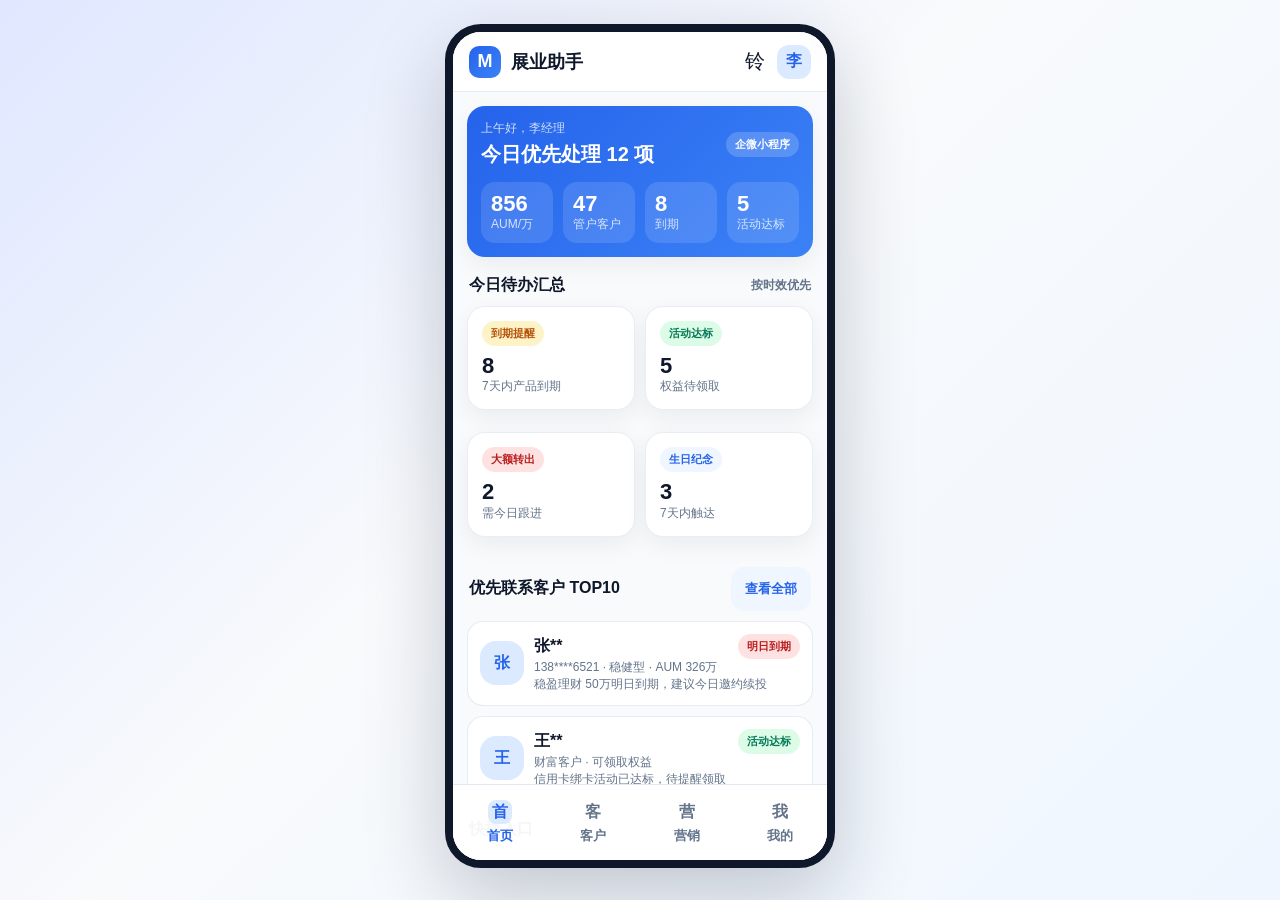
<file: prototype/index.html>
<!DOCTYPE html>
<html lang="zh-CN">
<head>
  <meta charset="UTF-8" />
  <meta name="viewport" content="width=device-width, initial-scale=1.0" />
  <title>移动端客户经营工具 PRD v1.2 可交互原型</title>
  <style>
    :root {
      --primary: #2563EB;
      --primary-dark: #1D4ED8;
      --secondary: #3B82F6;
      --success: #10B981;
      --warning: #F59E0B;
      --error: #EF4444;
      --bg: #F8FAFC;
      --surface: #FFFFFF;
      --text: #0F172A;
      --muted: #64748B;
      --border: #E2E8F0;
      --purple: #8B5CF6;
      --safe: env(safe-area-inset-bottom, 0px);
      font-family: "IBM Plex Sans", "Noto Sans SC", "PingFang SC", -apple-system, BlinkMacSystemFont, sans-serif;
    }

    * { box-sizing: border-box; }
    body {
      margin: 0;
      min-height: 100vh;
      background: linear-gradient(135deg, #E0E7FF 0%, #F8FAFC 45%, #EFF6FF 100%);
      color: var(--text);
      display: flex;
      justify-content: center;
      padding: 24px 12px;
    }
    .shell {
      width: 390px;
      max-width: 100%;
      height: 844px;
      border-radius: 36px;
      background: var(--bg);
      box-shadow: 0 28px 80px rgba(15, 23, 42, .22);
      overflow: hidden;
      position: relative;
      border: 8px solid #0F172A;
    }
    .screen {
      display: none;
      height: 100%;
      overflow: hidden;
      background: var(--bg);
      animation: enter .18s ease-out;
    }
    .screen.active { display: flex; flex-direction: column; }
    @keyframes enter { from { opacity: 0; transform: translateY(10px); } to { opacity: 1; transform: translateY(0); } }
    .topbar, .subbar {
      height: 60px;
      min-height: 60px;
      background: rgba(255,255,255,.92);
      backdrop-filter: blur(14px);
      display: flex;
      align-items: center;
      padding: 0 16px;
      border-bottom: 1px solid rgba(226,232,240,.8);
      z-index: 5;
    }
    .brand { display: flex; align-items: center; gap: 10px; font-weight: 700; font-size: 18px; }
    .logo { width: 32px; height: 32px; border-radius: 10px; background: linear-gradient(135deg, var(--primary), var(--secondary)); color: #fff; display: grid; place-items: center; font-weight: 800; }
    .spacer { flex: 1; }
    .icon-btn, .back-btn {
      min-width: 44px; min-height: 44px; border: 0; background: transparent; border-radius: 14px;
      color: var(--text); font-size: 20px; display: inline-flex; align-items: center; justify-content: center;
    }
    .back-btn { margin-left: -10px; font-size: 24px; }
    .sub-title { font-size: 18px; font-weight: 700; }
    .content { flex: 1; overflow-y: auto; padding: 14px 14px 96px; }
    .no-tab .content { padding-bottom: 86px; }
    .section-title { font-size: 16px; font-weight: 700; margin: 18px 2px 10px; display:flex; justify-content:space-between; align-items:center; }
    .muted { color: var(--muted); }
    .small { font-size: 12px; }
    .card { background: var(--surface); border-radius: 18px; padding: 14px; box-shadow: 0 8px 24px rgba(15,23,42,.06); border: 1px solid rgba(226,232,240,.72); margin-bottom: 12px; }
    .hero { background: linear-gradient(135deg, var(--primary), var(--secondary)); color: #fff; border: 0; }
    .grid { display: grid; gap: 10px; }
    .grid-2 { grid-template-columns: repeat(2, 1fr); }
    .grid-3 { grid-template-columns: repeat(3, 1fr); }
    .grid-4 { grid-template-columns: repeat(4, 1fr); }
    .metric { background: rgba(255,255,255,.12); border-radius: 14px; padding: 10px; }
    .metric .num, .num { font-variant-numeric: tabular-nums; font-weight: 800; font-size: 22px; line-height: 1.1; }
    .label { font-size: 12px; color: var(--muted); }
    .hero .label { color: rgba(255,255,255,.78); }
    .pill { border-radius: 999px; padding: 5px 9px; font-size: 11px; font-weight: 700; background: #EFF6FF; color: var(--primary); display: inline-flex; align-items: center; gap: 4px; }
    .pill.success { background:#DCFCE7; color:#047857; }
    .pill.warn { background:#FEF3C7; color:#B45309; }
    .pill.error { background:#FEE2E2; color:#B91C1C; }
    .pill.gray { background:#F1F5F9; color:#475569; }
    .row { display: flex; gap: 10px; align-items: center; }
    .between { display: flex; justify-content: space-between; align-items: center; gap: 10px; }
    .btn {
      min-height: 44px; border: 0; border-radius: 14px; padding: 0 14px; font-weight: 700;
      background: linear-gradient(135deg, var(--primary), var(--secondary)); color: #fff;
    }
    .btn.secondary { background: #EFF6FF; color: var(--primary); }
    .btn.ghost { background: #F8FAFC; color: var(--text); border: 1px solid var(--border); }
    .btn.danger { background: #FEE2E2; color: #B91C1C; }
    .btn:active, .tab:active, .list-item:active, .card.clickable:active { transform: scale(.98); }
    .tabbar {
      position: absolute; left: 0; right: 0; bottom: 0; height: 76px; padding-bottom: var(--safe);
      background: rgba(255,255,255,.96); border-top: 1px solid var(--border); display: grid; grid-template-columns: repeat(4,1fr); z-index: 20;
    }
    .tab { border: 0; background: transparent; min-height: 64px; color: var(--muted); font-weight: 600; display:flex; flex-direction:column; align-items:center; justify-content:center; gap:3px; }
    .tab.active { color: var(--primary); }
    .tab .ico { width: 24px; height: 24px; border-radius: 8px; display:grid; place-items:center; font-size: 16px; }
    .tab.active .ico { background: #DBEAFE; }
    .chips { display: flex; gap: 8px; overflow-x: auto; padding-bottom: 4px; }
    .chip { min-height: 36px; border: 1px solid var(--border); background: #fff; border-radius: 999px; padding: 0 12px; color: var(--muted); font-weight: 700; white-space: nowrap; }
    .chip.active { color: var(--primary); border-color: #BFDBFE; background: #EFF6FF; }
    .list-item { background: #fff; border-radius: 16px; padding: 12px; border: 1px solid rgba(226,232,240,.8); margin-bottom: 10px; }
    .avatar { width: 44px; height: 44px; border-radius: 16px; background: #DBEAFE; color: var(--primary); font-weight: 800; display:grid; place-items:center; }
    .bar { height: 8px; border-radius: 999px; background: #E2E8F0; overflow: hidden; }
    .bar > i { display:block; height:100%; border-radius:999px; background: linear-gradient(90deg,var(--primary),var(--success)); }
    .nav-tabs { display:flex; gap:8px; overflow-x:auto; margin-bottom: 12px; position: sticky; top: 0; z-index: 2; background: var(--bg); padding: 2px 0 8px; }
    .detail-action {
      position:absolute; left:0; right:0; bottom:0; background:#fff; border-top:1px solid var(--border); padding:10px 12px calc(10px + var(--safe)); display:grid; grid-template-columns:repeat(4,1fr); gap:8px; z-index:25;
    }
    .task-action { grid-template-columns: 1fr 1fr; }
    .detail-action .btn { padding:0 8px; font-size:12px; }
    .field { display:flex; justify-content:space-between; gap: 12px; padding: 9px 0; border-bottom: 1px dashed #E2E8F0; font-size: 13px; }
    .field:last-child { border-bottom:0; }
    .money { font-variant-numeric: tabular-nums; font-weight: 800; }
    .subtle { background:#F8FAFC; border-radius:14px; padding:10px; }
    .divider { height:1px; background: var(--border); margin:10px 0; }
    .search { width:100%; height:42px; border:1px solid var(--border); border-radius:14px; padding:0 12px; font-size:14px; background:#fff; }
    .check { width:22px; height:22px; border-radius:7px; border:2px solid #CBD5E1; display:grid; place-items:center; color:#fff; font-size:13px; }
    .selected .check { background: var(--primary); border-color: var(--primary); }
    .rank-row { display:grid; grid-template-columns: 34px 1fr auto; gap:10px; align-items:center; padding:10px 0; border-bottom:1px solid #F1F5F9; }
    .rank-row.me { background:#EFF6FF; margin: 0 -8px; padding:10px 8px; border-radius:12px; border-bottom:0; }
    .hide { display:none !important; }
  </style>
</head>
<body>
  <div class="shell" id="app">
    <section class="screen active" id="home">
      <header class="topbar"><div class="brand"><div class="logo">M</div><span>展业助手</span></div><div class="spacer"></div><button class="icon-btn">铃</button><div class="avatar" style="width:34px;height:34px;border-radius:12px">李</div></header>
      <main class="content">
        <div class="card hero">
          <div class="between"><div><div class="label">上午好，李经理</div><div style="font-size:20px;font-weight:800;margin-top:4px">今日优先处理 12 项</div></div><span class="pill" style="background:rgba(255,255,255,.18);color:#fff">企微小程序</span></div>
          <div class="grid grid-4" style="margin-top:14px">
            <div class="metric"><div class="num">856</div><div class="label">AUM/万</div></div>
            <div class="metric"><div class="num">47</div><div class="label">管户客户</div></div>
            <div class="metric"><div class="num">8</div><div class="label">到期</div></div>
            <div class="metric"><div class="num">5</div><div class="label">活动达标</div></div>
          </div>
        </div>
        <div class="section-title">今日待办汇总 <span class="small muted">按时效优先</span></div>
        <div class="grid grid-2">
          <div class="card"><span class="pill warn">到期提醒</span><div class="num" style="margin-top:8px">8</div><div class="label">7天内产品到期</div></div>
          <div class="card"><span class="pill success">活动达标</span><div class="num" style="margin-top:8px">5</div><div class="label">权益待领取</div></div>
          <div class="card"><span class="pill error">大额转出</span><div class="num" style="margin-top:8px">2</div><div class="label">需今日跟进</div></div>
          <div class="card"><span class="pill">生日纪念</span><div class="num" style="margin-top:8px">3</div><div class="label">7天内触达</div></div>
        </div>
        <div class="section-title">优先联系客户 TOP10 <button class="btn secondary" onclick="go('customerList')">查看全部</button></div>
        <div class="list-item" onclick="go('customerDetail')"><div class="row"><div class="avatar">张</div><div style="flex:1"><div class="between"><b>张**</b><span class="pill error">明日到期</span></div><div class="label">138****6521 · 稳健型 · AUM 326万</div><div class="small muted">稳盈理财 50万明日到期，建议今日邀约续投</div></div></div></div>
        <div class="list-item"><div class="row"><div class="avatar">王</div><div style="flex:1"><div class="between"><b>王**</b><span class="pill success">活动达标</span></div><div class="label">财富客户 · 可领取权益</div><div class="small muted">信用卡绑卡活动已达标，待提醒领取</div></div></div></div>
        <div class="section-title">快捷入口</div>
        <div class="grid grid-4">
          <button class="btn ghost" onclick="go('customerList')">客户</button><button class="btn ghost" onclick="go('marketing')">活动</button><button class="btn ghost" onclick="go('marketing','product')">产品</button><button class="btn ghost" onclick="go('mine')">排行</button>
        </div>
      </main>
      <nav class="tabbar"><button class="tab active" onclick="go('home')"><span class="ico">首</span>首页</button><button class="tab" onclick="go('customerList')"><span class="ico">客</span>客户</button><button class="tab" onclick="go('marketing')"><span class="ico">营</span>营销</button><button class="tab" onclick="go('mine')"><span class="ico">我</span>我的</button></nav>
    </section>

    <section class="screen" id="customerList">
      <header class="topbar"><div class="brand"><div class="logo">客</div><span>客户</span></div><div class="spacer"></div><button class="icon-btn">筛</button></header>
      <main class="content">
        <input class="search" placeholder="搜索客户姓名 / 手机号 / 客户号" />
        <div class="chips" style="margin-top:12px"><button class="chip active">全部</button><button class="chip">7天内到期</button><button class="chip">活动达标</button><button class="chip">大额转出</button><button class="chip">稳健型</button></div>
        <div class="list-item" onclick="go('customerDetail')"><div class="row"><div class="avatar">张</div><div style="flex:1"><div class="between"><b>张**</b><span class="pill error">紧急</span></div><div class="label">私行客户 · 138****6521</div><div class="small muted">存款 120万 · 理财 50万 · 基金 36万 · E秒贷 20万</div></div></div></div>
        <div class="list-item"><div class="row"><div class="avatar">陈</div><div style="flex:1"><div class="between"><b>陈**</b><span class="pill warn">待联系</span></div><div class="label">财富客户 · 159****9032</div><div class="small muted">结构性存款 80万 5天后到期</div></div></div></div>
        <div class="list-item"><div class="row"><div class="avatar">林</div><div style="flex:1"><div class="between"><b>林**</b><span class="pill success">强意向</span></div><div class="label">创富客户 · 已浏览基金组合3次</div><div class="small muted">建议推送稳健基金组合话术</div></div></div></div>
      </main>
      <nav class="tabbar"><button class="tab" onclick="go('home')"><span class="ico">首</span>首页</button><button class="tab active" onclick="go('customerList')"><span class="ico">客</span>客户</button><button class="tab" onclick="go('marketing')"><span class="ico">营</span>营销</button><button class="tab" onclick="go('mine')"><span class="ico">我</span>我的</button></nav>
    </section>

    <section class="screen no-tab" id="customerDetail">
      <header class="subbar"><button class="back-btn" onclick="back()">‹</button><div class="sub-title">客户详情</div><div class="spacer"></div><span class="pill warn">重点客户</span></header>
      <main class="content">
        <div class="card hero">
          <div class="between"><div><div style="font-size:22px;font-weight:800">张**</div><div class="label">私行客户 · 138****6521 · 女 · 42岁 · 生日 08-16</div></div><span class="pill" style="background:rgba(255,255,255,.18);color:#fff">本年新客</span></div>
          <div class="grid grid-3" style="margin-top:14px"><div class="metric"><div class="num">326</div><div class="label">AUM/万</div></div><div class="metric"><div class="num">R2</div><div class="label">风险评级</div></div><div class="metric"><div class="num">私行客户</div><div class="label">客户类型</div></div></div>
        </div>
        <div class="card"><div class="section-title" style="margin:0 0 10px">价值分析</div><div class="grid grid-2"><div class="subtle"><div class="label">三年峰值AUM</div><div class="money">¥418万</div></div><div class="subtle"><div class="label">较峰值差额</div><div class="money" style="color:var(--error)">-¥92万</div></div><div class="subtle"><div class="label">最近产品到期</div><div class="money">2026-05-29</div></div><div class="subtle"><div class="label">代发工资</div><div class="money">月均 ¥2.6万</div></div><div class="subtle"><div class="label">合作收单</div><div class="money">已合作</div></div></div></div>
        <div class="card"><div class="section-title" style="margin:0 0 10px">资产总览</div><div class="grid grid-3"><div><div class="label">存款</div><b>¥120万</b></div><div><div class="label">理财</div><b>¥50万</b></div><div><div class="label">基金</div><b>¥36万</b></div><div><div class="label">总贷款</div><b>¥86万</b></div><div><div class="label">E秒贷余额</div><b>¥20万</b></div><div><div class="label">零售贷款</div><b>¥66万</b></div><div><div class="label">资产总计</div><b>¥326万</b></div></div></div>
        <div class="nav-tabs"><button class="chip active" onclick="switchDetailTab('products')">产品配置</button><button class="chip" onclick="switchDetailTab('opps')">商机信息</button><button class="chip" onclick="switchDetailTab('acts')">营销活动</button><button class="chip" onclick="switchDetailTab('channels')">渠道签约</button><button class="chip" onclick="switchDetailTab('basic')">基本信息</button></div>
        <div id="detail-products" class="detail-panel">
          <div class="list-item"><div class="between"><b>产品到期提醒</b><span class="pill error">剩余1天</span></div><div class="field"><span>稳盈理财C款</span><b>¥50万</b></div><div class="field"><span>到期日</span><b>2026-05-29</b></div><div class="field"><span>年化收益</span><b>3.15%</b></div><button class="btn" style="width:100%;margin-top:10px">生成续投话术</button></div>
          <div class="list-item"><div class="between"><b>定期存款</b><span class="pill warn">5天后到期</span></div><div class="label">三年期大额存单 · ¥70万 · 2026-06-02</div></div>
          <div class="list-item"><div class="between"><b>结构性存款</b><span class="pill gray">持有中</span></div><div class="label">挂钩汇率结构性存款 · ¥50万</div></div>
          <div class="list-item"><div class="between"><b>理财产品</b><span class="pill success">持有中</span></div><div class="label">稳盈理财 90 天 · R2 · 当前持仓 ¥50万</div><button class="btn secondary" style="margin-top:10px;width:100%">查看产品配置</button></div>
          <div class="list-item"><div class="between"><b>E 秒贷</b><span class="pill success">可提升额度</span></div><div class="label">授信 50万 · 已用 20万 · 可提升至 80万</div></div>
        </div>
        <div id="detail-opps" class="detail-panel hide">
          <div class="list-item"><div class="between"><b>理财产品到期转化</b><span class="pill error">高优先级</span></div><div class="label">稳盈理财即将到期，可推荐同风险等级产品</div><div class="grid grid-2" style="margin-top:10px"><button class="btn secondary">AI 话术</button><button class="btn ghost">联系客户</button></div></div>
          <div class="list-item"><div class="between"><b>基金组合优化建议</b><span class="pill warn">中优先级</span></div><div class="label">基金波动较高，建议调仓至稳健组合</div><div class="grid grid-2" style="margin-top:10px"><button class="btn secondary">AI 话术</button><button class="btn ghost">联系客户</button></div></div>
          <div class="list-item"><div class="between"><b>E 秒贷额度提升</b><span class="pill success">可转化</span></div><div class="label">经营流水稳定，授信额度可提升</div><div class="grid grid-2" style="margin-top:10px"><button class="btn secondary">AI 话术</button><button class="btn ghost">联系客户</button></div></div>
        </div>
        <div id="detail-acts" class="detail-panel hide"><div class="list-item"><div class="between"><b>财富客户积分礼遇</b><span class="pill success">已达标</span></div><div class="label">客户已达标未领取权益，建议提醒领取</div><div class="grid grid-2" style="margin-top:10px"><button class="btn secondary">AI 话术</button><button class="btn ghost">提醒领取</button></div></div><div class="list-item"><div class="between"><b>绑卡支付有礼</b><span class="pill warn">未报名</span></div><div class="label">适配客户，可发送邀约</div><div class="grid grid-2" style="margin-top:10px"><button class="btn secondary">AI 话术</button><button class="btn ghost">发送邀约</button></div></div></div>
        <div id="detail-channels" class="detail-panel hide"><div class="card"><div class="grid grid-2"><div class="field"><span>手机银行</span><b>已签约</b></div><div class="field"><span>微信动账通知</span><b>未签约</b></div><div class="field"><span>微信支付绑卡</span><b>已绑卡</b></div><div class="field"><span>支付宝支付绑卡</span><b>未绑卡</b></div><div class="field"><span>信用卡自动还款</span><b>已开通</b></div><div class="field"><span>生活缴费</span><b>未开通</b></div><div class="field"><span>云闪付支付绑卡</span><b>未绑卡</b></div></div></div></div>
        <div id="detail-basic" class="detail-panel hide"><div class="card"><div class="field"><span>姓名</span><b>张**</b></div><div class="field"><span>性别</span><b>女</b></div><div class="field"><span>年龄</span><b>42岁</b></div><div class="field"><span>生日</span><b>08-16</b></div><div class="field"><span>证件类型</span><b>身份证</b></div><div class="field"><span>证件号码</span><b>3502*******4821</b></div><div class="field"><span>风险评级</span><b>R2 稳健型</b></div><div class="field"><span>客户类型</span><b>私行客户</b></div><div class="field"><span>本年新客</span><b>是</b></div><div class="field"><span>归属客户经理</span><b>李经理</b></div><div class="field"><span>最近联系</span><b>2026-05-26</b></div><div class="field"><span>客户来源</span><b>厅堂转介</b></div></div></div>
      </main>
      <div class="detail-action"><button class="btn secondary">拨打电话</button><button class="btn secondary">AI简报</button><button class="btn secondary">添加邀约</button><button class="btn secondary">客户动态</button></div>
    </section>

    <section class="screen" id="marketing">
      <header class="topbar"><div class="brand"><div class="logo">营</div><span>营销</span></div><div class="spacer"></div><button class="icon-btn">搜</button></header>
      <main class="content">
        <div class="chips"><button class="chip active" id="m-act" onclick="switchMarketing('activity')">活动模块</button><button class="chip" id="m-prod" onclick="switchMarketing('product')">产品模块</button></div>
        <div id="activity-list">
          <div class="section-title">当前开展活动 <span class="small muted">活动 → 客户 → 群发</span></div>
          <div class="list-item" onclick="go('activityDetail')"><div class="between"><b>财富客户积分礼遇</b><span class="pill success">进行中</span></div><div class="label">2026-05-01 至 2026-06-30 · 达标领权益</div><div class="between" style="margin-top:10px"><span class="pill">适配 128 人</span><span class="small muted">已发送 32 人</span></div></div>
          <div class="list-item" onclick="go('activityDetail')"><div class="between"><b>支付绑卡有礼</b><span class="pill warn">待推广</span></div><div class="label">微信/支付宝绑卡支付满额享权益</div><div class="between" style="margin-top:10px"><span class="pill">适配 84 人</span><span class="small muted">未群发</span></div></div>
        </div>
        <div id="product-list" class="hide">
          <div class="section-title">当前在售产品 <span class="small muted">产品 → 客户 → 群发</span></div>
          <div class="list-item" onclick="go('productDetail')"><div class="between"><b>稳盈理财 90 天</b><span class="pill success">在售</span></div><div class="label">R2 稳健型 · 起购 1 万 · 期限 90 天</div><div class="between" style="margin-top:10px"><span class="pill">适配 63 人</span><span class="small muted">到期客户优先</span></div></div>
          <div class="list-item" onclick="go('productDetail')"><div class="between"><b>E 秒贷经营贷</b><span class="pill">额度提升</span></div><div class="label">最高 100 万 · 随借随还 · 白名单客户</div><div class="between" style="margin-top:10px"><span class="pill">适配 41 人</span><span class="small muted">普惠经营客群</span></div></div>
        </div>
      </main>
      <nav class="tabbar"><button class="tab" onclick="go('home')"><span class="ico">首</span>首页</button><button class="tab" onclick="go('customerList')"><span class="ico">客</span>客户</button><button class="tab active" onclick="go('marketing')"><span class="ico">营</span>营销</button><button class="tab" onclick="go('mine')"><span class="ico">我</span>我的</button></nav>
    </section>

    <section class="screen no-tab" id="activityDetail">
      <header class="subbar"><button class="back-btn" onclick="back()">‹</button><div class="sub-title">活动详情</div><div class="spacer"></div><span class="pill success">进行中</span></header>
      <main class="content"><div class="card hero"><div class="label">营销活动</div><h2 style="margin:6px 0">财富客户积分礼遇</h2><div>达标客户可领取积分与专属权益，优先触达已达标未领取客户。</div></div><div class="card"><div class="field"><span>活动时间</span><b>05-01 ~ 06-30</b></div><div class="field"><span>参与条件</span><b>财富客户 / AUM ≥ 50万</b></div><div class="field"><span>达标规则</span><b>月日均资产 +20万</b></div><div class="field"><span>权益规则</span><b>积分 8,888 + 权益券</b></div></div><div class="card"><b>合规提示</b><p class="small muted">群发内容需明确活动规则，不得承诺收益或诱导不适配客户参与。</p></div></main>
      <div class="detail-action task-action"><button class="btn ghost" onclick="back()">返回列表</button><button class="btn" onclick="go('activityCustomers')">查看适配客户</button></div>
    </section>

    <section class="screen no-tab" id="productDetail">
      <header class="subbar"><button class="back-btn" onclick="back()">‹</button><div class="sub-title">产品详情</div><div class="spacer"></div><span class="pill success">在售</span></header>
      <main class="content"><div class="card hero"><div class="label">在售产品</div><h2 style="margin:6px 0">稳盈理财 90 天</h2><div>R2 稳健型，适配稳健及以上风险承受能力客户。</div></div><div class="card"><div class="field"><span>风险等级</span><b>R2</b></div><div class="field"><span>起购金额</span><b>¥10,000</b></div><div class="field"><span>期限/开放期</span><b>90 天</b></div><div class="field"><span>展示规则</span><b>业绩比较基准区间</b></div><div class="field"><span>适配条件</span><b>到期资金 / 稳健型 / 无同类集中</b></div></div><div class="card"><b>风险匹配提示</b><p class="small muted">客户风险偏好低于产品风险等级时，群发确认页将阻断发送。</p></div></main>
      <div class="detail-action task-action"><button class="btn ghost" onclick="back()">返回列表</button><button class="btn" onclick="go('productCustomers')">查看适配客户</button></div>
    </section>

    <section class="screen no-tab" id="activityCustomers">
      <header class="subbar"><button class="back-btn" onclick="back()">‹</button><div class="sub-title">活动适配客户</div><div class="spacer"></div><span class="pill">128人</span></header>
      <main class="content"><input class="search" placeholder="搜索适配客户" /><div class="chips" style="margin-top:12px"><button class="chip active">已达标未领取</button><button class="chip">财富客户</button><button class="chip">AUM 50万+</button><button class="chip">未报名</button></div><div class="list-item selected" onclick="toggleSelect(this)"><div class="row"><div class="check">✓</div><div><b>王**</b><div class="label">财富客户 · 已达标未领取 · AUM 168万</div></div></div></div><div class="list-item selected" onclick="toggleSelect(this)"><div class="row"><div class="check">✓</div><div><b>张**</b><div class="label">私行客户 · 未领取权益 · 138****6521</div></div></div></div><div class="list-item" onclick="toggleSelect(this)"><div class="row"><div class="check"></div><div><b>陈**</b><div class="label">财富客户 · 未报名 · 稳健型</div></div></div></div></main>
      <div class="detail-action task-action"><button class="btn ghost">筛选排序</button><button class="btn" onclick="go('sendConfirm','activity')">下一步：群发确认</button></div>
    </section>

    <section class="screen no-tab" id="productCustomers">
      <header class="subbar"><button class="back-btn" onclick="back()">‹</button><div class="sub-title">产品适配客户</div><div class="spacer"></div><span class="pill">63人</span></header>
      <main class="content"><input class="search" placeholder="搜索适配客户" /><div class="chips" style="margin-top:12px"><button class="chip active">到期客户</button><button class="chip">稳健型</button><button class="chip">无同类持仓</button><button class="chip">50万以上</button></div><div class="list-item selected" onclick="toggleSelect(this)"><div class="row"><div class="check">✓</div><div><b>张**</b><div class="label">理财50万明日到期 · R2匹配 · 无同类集中</div></div></div></div><div class="list-item selected" onclick="toggleSelect(this)"><div class="row"><div class="check">✓</div><div><b>林**</b><div class="label">基金赎回资金待承接 · R3可购买R2</div></div></div></div><div class="list-item"><div class="row"><div class="check"></div><div><b>赵**</b><div class="label">风险偏好保守型 · 需强提示/阻断</div></div></div></div></main>
      <div class="detail-action task-action"><button class="btn ghost">筛选排序</button><button class="btn" onclick="go('sendConfirm','product')">下一步：群发确认</button></div>
    </section>

    <section class="screen no-tab" id="sendConfirm">
      <header class="subbar"><button class="back-btn" onclick="back()">‹</button><div class="sub-title">群发确认</div><div class="spacer"></div><span class="pill warn">二次确认</span></header>
      <main class="content"><div class="card hero"><div class="label" id="send-kind-label">活动群发</div><h2 id="send-title" style="margin:6px 0">财富客户积分礼遇</h2><div><b id="send-count">已选择 2 位客户</b>，发送前需确认客户名单与话术内容。</div></div><div class="card"><b>客户名单摘要</b><p class="small muted">张**、王**；手机号与证件号已脱敏，仅对本人管户客户可见。</p></div><div class="card"><b>群发话术预览</b><p class="small muted" id="send-script">您好，您已达标财富客户积分礼遇活动，可在活动期内领取专属权益，详情请查看企业微信消息。</p><button class="btn secondary" style="width:100%">合规范围内编辑</button></div><div class="card"><span class="pill warn">合规提示</span><p class="small muted">发送前校验企微关系、权限、内容合规与产品风险匹配；不匹配客户不可直接群发。</p></div></main>
      <div class="detail-action task-action"><button class="btn ghost" onclick="back()">返回选择</button><button class="btn" onclick="go('sendResult')">确认企业微信群发</button></div>
    </section>

    <section class="screen no-tab" id="sendResult">
      <header class="subbar"><button class="back-btn" onclick="go('marketing')">‹</button><div class="sub-title">发送结果</div><div class="spacer"></div><span class="pill success">已完成</span></header>
      <main class="content"><div class="card hero"><div class="grid grid-3"><div class="metric"><div class="num">2</div><div class="label">成功</div></div><div class="metric"><div class="num">1</div><div class="label">失败</div></div><div class="metric"><div class="num">3</div><div class="label">总数</div></div></div></div><div class="list-item"><div class="between"><b>赵**</b><span class="pill error">失败</span></div><div class="label">失败原因：客户企微关系异常，可重试或改为电话联系。</div><button class="btn secondary" style="width:100%;margin-top:10px">重试发送</button></div><div class="list-item"><div class="between"><b>发送留痕</b><span class="pill success">已记录</span></div><div class="label">群发内容、对象、结果、失败原因已同步客户动态。</div></div></main>
      <div class="detail-action task-action"><button class="btn ghost" onclick="go('marketing')">回营销页</button><button class="btn" onclick="go('home')">回首页</button></div>
    </section>

    <section class="screen" id="mine">
      <header class="topbar"><div class="brand"><div class="logo">我</div><span>我的</span></div><div class="spacer"></div><button class="icon-btn">设</button></header>
      <main class="content">
        <div class="card hero"><div class="between"><div><div style="font-size:20px;font-weight:800">李经理</div><div class="label">厦门分行 · 财富客户经理</div></div><span class="pill" style="background:rgba(255,255,255,.18);color:#fff">本月</span></div><div class="grid grid-2" style="margin-top:14px"><div class="metric"><div class="num">1,286</div><div class="label">管户客户数量</div></div><div class="metric" onclick="go('assetDrill','total')"><div class="num">¥8.56亿</div><div class="label">总资产规模 ›</div></div><div class="metric"><div class="num">+47</div><div class="label">当月新增客户</div></div><div class="metric"><div class="num">+¥3,280万</div><div class="label">资产规模变动</div></div></div></div>
        <div class="section-title">资产结构下钻 <span class="small muted">点击查看明细</span></div>
        <div class="grid grid-3"><div class="card clickable" onclick="go('assetDrill','current')"><div class="label">活期</div><b>¥1.12亿</b></div><div class="card clickable" onclick="go('assetDrill','deposit')"><div class="label">存款</div><b>¥2.68亿</b></div><div class="card clickable" onclick="go('assetDrill','wealth')"><div class="label">理财</div><b>¥2.04亿</b></div><div class="card clickable" onclick="go('assetDrill','fund')"><div class="label">基金</div><b>¥0.96亿</b></div><div class="card clickable" onclick="go('assetDrill','eloan')"><div class="label">E秒贷</div><b>授信 ¥1.3亿</b></div><div class="card clickable" onclick="go('assetDrill','inclusive')"><div class="label">普惠贷款</div><b>授信 ¥0.8亿</b></div></div>
        <div class="section-title">业绩排行榜</div>
        <div class="card"><div class="chips"><button class="chip active" onclick="setRankScope(this,'个人')">个人</button><button class="chip" onclick="setRankScope(this,'支行')">支行</button><button class="chip" onclick="setRankScope(this,'分行')">分行</button></div><div class="chips" style="margin-top:10px"><button class="chip active" onclick="setRankPeriod(this,'周')">周</button><button class="chip" onclick="setRankPeriod(this,'月')">月</button><button class="chip" onclick="shiftPeriod(-1)">上一周期</button><button class="chip" id="next-period" onclick="shiftPeriod(1)">后一周期</button></div><div class="chips" style="margin-top:10px"><button class="chip active" onclick="setRankDimension(this,'新增大财富客户数')">新增大财富客户数</button><button class="chip" onclick="setRankDimension(this,'E秒贷客户数')">E秒贷客户数</button><button class="chip" onclick="setRankDimension(this,'普惠贷款客户数')">普惠贷款客户数</button><button class="chip" onclick="setRankDimension(this,'当月新增客户数')">当月新增客户数</button><button class="chip" onclick="setRankDimension(this,'资产规模净增')">资产规模净增</button></div><div class="between" style="margin-top:12px"><b id="rank-title">个人 · 周 · 新增大财富客户数</b><button class="btn secondary" onclick="go('rankDetail')">明细</button></div><div class="rank-row"><b>1</b><div><b>王经理</b><div class="label">厦门分行</div></div><b>18</b></div><div class="rank-row me"><b>2</b><div><b>李经理（我）</b><div class="label">厦门分行</div></div><b>15</b></div><div class="rank-row"><b>3</b><div><b>陈经理</b><div class="label">泉州分行</div></div><b>13</b></div></div>
      </main>
      <nav class="tabbar"><button class="tab" onclick="go('home')"><span class="ico">首</span>首页</button><button class="tab" onclick="go('customerList')"><span class="ico">客</span>客户</button><button class="tab" onclick="go('marketing')"><span class="ico">营</span>营销</button><button class="tab active" onclick="go('mine')"><span class="ico">我</span>我的</button></nav>
    </section>

    <section class="screen no-tab" id="assetDrill">
      <header class="subbar"><button class="back-btn" onclick="back()">‹</button><div class="sub-title" id="asset-title">资产明细</div><div class="spacer"></div><span class="pill">下钻</span></header>
      <main class="content"><div class="card hero"><div class="label" id="asset-label">总资产规模</div><div class="num" id="asset-amount">¥8.56亿</div><div class="small" style="margin-top:8px">按金额降序 · 更新时间 2026-05-28 09:00</div></div><div class="chips"><button class="chip active">金额降序</button><button class="chip">变动额降序</button><button class="chip">私行客户</button><button class="chip">财富客户</button></div><div class="list-item"><div class="between"><b>张**</b><span class="pill success">+¥86万</span></div><div class="label">私行客户 · 金额/余额/额度 ¥326万 · 更新时间 09:00</div></div><div class="list-item"><div class="between"><b>王**</b><span class="pill warn">-¥12万</span></div><div class="label">财富客户 · 金额/余额/额度 ¥168万 · 更新时间 09:00</div></div><div class="list-item"><div class="between"><b>林**</b><span class="pill success">+¥33万</span></div><div class="label">创富客户 · 金额/余额/额度 ¥96万 · 更新时间 09:00</div></div></main>
    </section>

    <section class="screen no-tab" id="rankDetail">
      <header class="subbar"><button class="back-btn" onclick="back()">‹</button><div class="sub-title">排行榜明细</div><div class="spacer"></div><span class="pill">周/月</span></header>
      <main class="content"><div class="card"><div class="between"><button class="btn ghost">上一周期</button><b>2026年第22周</b><button class="btn ghost" disabled style="opacity:.5">后一周期</button></div></div><div class="card"><div class="chips"><button class="chip active">个人</button><button class="chip">支行</button><button class="chip">分行</button></div><div class="chips" style="margin-top:10px"><button class="chip active">新增大财富客户数</button><button class="chip">E秒贷客户数</button><button class="chip">普惠贷款客户数</button><button class="chip">资产规模净增</button></div></div><div class="rank-row"><b>1</b><div><b>王经理</b><div class="label">新增大财富客户 18 户</div></div><b>¥4,200万</b></div><div class="rank-row me"><b>2</b><div><b>李经理（我）</b><div class="label">新增大财富客户 15 户</div></div><b>¥3,280万</b></div><div class="rank-row"><b>3</b><div><b>陈经理</b><div class="label">新增大财富客户 13 户</div></div><b>¥2,960万</b></div></main>
    </section>
  </div>

  <script>
    const stack = ['home'];
    let marketingMode = 'activity';
    let sendMode = 'activity';
    const assetMap = {
      total: ['总资产规模明细', '总资产规模', '¥8.56亿'], current: ['活期明细', '活期余额', '¥1.12亿'], deposit: ['存款明细', '存款余额', '¥2.68亿'], wealth: ['理财明细', '理财持仓', '¥2.04亿'], fund: ['基金明细', '基金市值', '¥0.96亿'], eloan: ['E秒贷明细', 'E秒贷授信/余额', '授信 ¥1.3亿 · 已用 ¥0.42亿'], inclusive: ['普惠贷款明细', '普惠贷款授信/余额', '授信 ¥0.8亿 · 已用 ¥0.31亿']
    };
    const state = { scope: '个人', period: '周', dim: '新增大财富客户数', offset: 0 };
    function show(id) { document.querySelectorAll('.screen').forEach(s => s.classList.remove('active')); document.getElementById(id).classList.add('active'); }
    function go(id, param) {
      if (id === 'marketing' && param === 'product') setTimeout(() => switchMarketing('product'), 0);
      if (id === 'sendConfirm') configureSend(param || sendMode);
      if (id === 'assetDrill') configureAsset(param || 'total');
      const current = stack[stack.length - 1];
      if (current !== id) stack.push(id);
      show(id);
    }
    function back() { window.history.back(); if (stack.length > 1) stack.pop(); show(stack[stack.length - 1] || 'home'); }
    function switchMarketing(mode) { marketingMode = mode; document.getElementById('activity-list').classList.toggle('hide', mode !== 'activity'); document.getElementById('product-list').classList.toggle('hide', mode !== 'product'); document.getElementById('m-act').classList.toggle('active', mode === 'activity'); document.getElementById('m-prod').classList.toggle('active', mode === 'product'); }
    function switchDetailTab(key) { document.querySelectorAll('.detail-panel').forEach(p => p.classList.add('hide')); document.getElementById('detail-' + key).classList.remove('hide'); event.currentTarget.parentElement.querySelectorAll('.chip').forEach(c => c.classList.remove('active')); event.currentTarget.classList.add('active'); }
    function toggleSelect(el) { el.classList.toggle('selected'); const c = el.querySelector('.check'); c.textContent = el.classList.contains('selected') ? '✓' : ''; }
    function configureSend(mode) { sendMode = mode; const isProduct = mode === 'product'; document.getElementById('send-kind-label').textContent = isProduct ? '产品群发' : '活动群发'; document.getElementById('send-title').textContent = isProduct ? '稳盈理财 90 天' : '财富客户积分礼遇'; document.getElementById('send-script').textContent = isProduct ? '您好，您近期有资金到期，稳盈理财90天与您的风险等级匹配，可查看产品详情后自主决策。' : '您好，您已达标财富客户积分礼遇活动，可在活动期内领取专属权益，详情请查看企业微信消息。'; }
    function configureAsset(type) { const a = assetMap[type] || assetMap.total; document.getElementById('asset-title').textContent = a[0]; document.getElementById('asset-label').textContent = a[1]; document.getElementById('asset-amount').textContent = a[2]; }
    function setRankScope(btn, v) { state.scope = v; activeChip(btn); updateRankTitle(); }
    function setRankPeriod(btn, v) { state.period = v; state.offset = 0; activeChip(btn); updateRankTitle(); }
    function setRankDimension(btn, v) { state.dim = v; activeChip(btn); updateRankTitle(); }
    function shiftPeriod(delta) { state.offset += delta; if (state.offset > 0) state.offset = 0; updateRankTitle(); }
    function activeChip(btn) { btn.parentElement.querySelectorAll('.chip').forEach(c => c.classList.remove('active')); btn.classList.add('active'); }
    function updateRankTitle() { const offset = state.offset === 0 ? '当前' : `前${Math.abs(state.offset)}${state.period}`; document.getElementById('rank-title').textContent = `${state.scope} · ${offset} · ${state.dim}`; document.getElementById('next-period').style.opacity = state.offset === 0 ? .5 : 1; }
  </script>
</body>
</html>
</file>
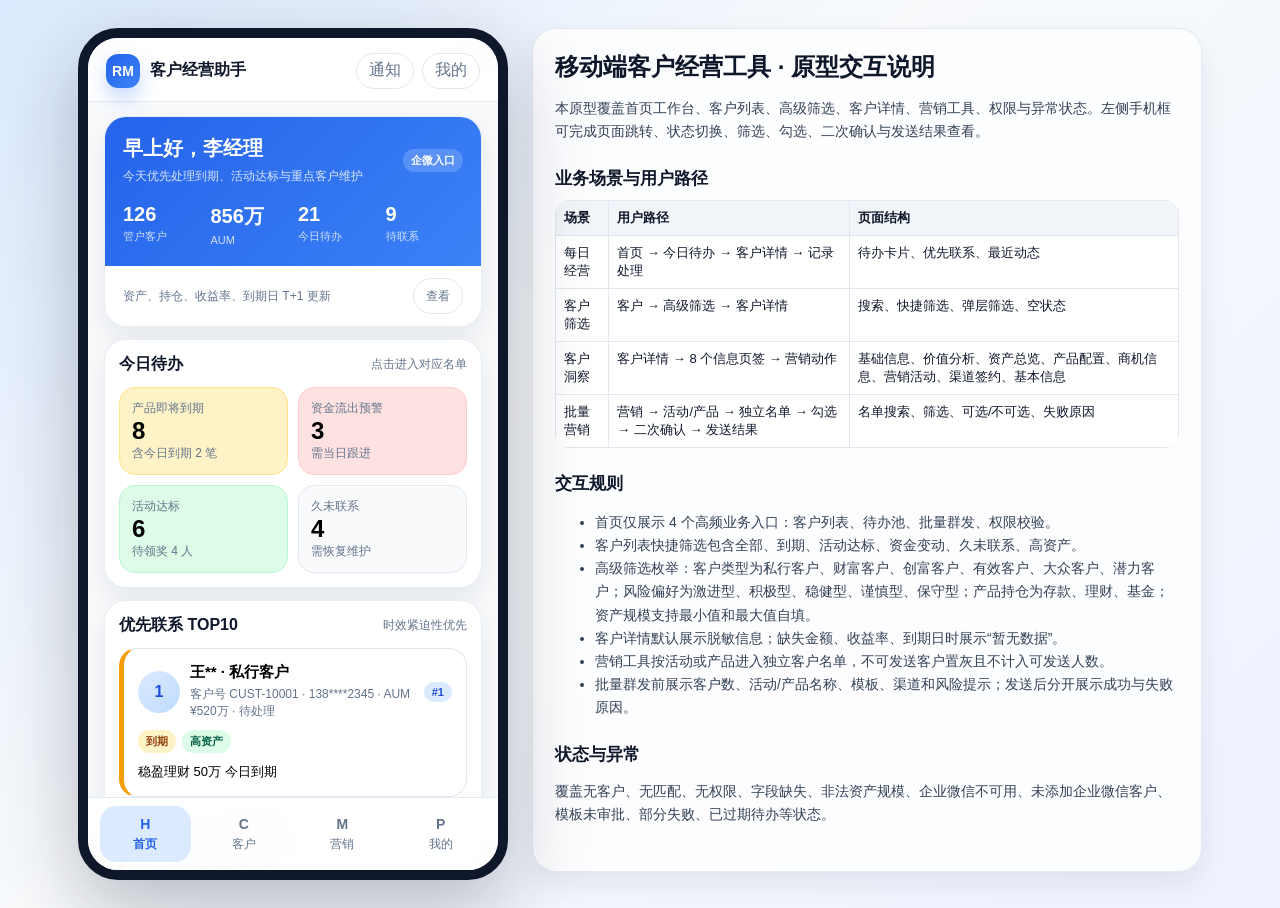
<file: 移动端客户经营工具_HTML交互原型_20260526.html>
<!doctype html>
<html lang="zh-CN">
<head>
  <meta charset="utf-8" />
  <meta name="viewport" content="width=device-width, initial-scale=1, viewport-fit=cover" />
  <title>移动端客户经营工具 · HTML可交互原型</title>
  <style>
    :root{--primary:#2563EB;--primary-dark:#1D4ED8;--secondary:#3B82F6;--success:#10B981;--warning:#F59E0B;--error:#EF4444;--bg:#F8FAFC;--surface:#fff;--text:#0F172A;--muted:#64748B;--border:#E2E8F0;--success-bg:#DCFCE7;--warning-bg:#FEF3C7;--error-bg:#FEE2E2;--primary-bg:#DBEAFE;--shadow:0 12px 30px rgba(15,23,42,.08);--safe-bottom:env(safe-area-inset-bottom,0px)}
    *{box-sizing:border-box}body{margin:0;min-height:100vh;background:linear-gradient(135deg,#dbeafe,#f8fafc 42%,#eef2ff);color:var(--text);font-family:"IBM Plex Sans","PingFang SC",-apple-system,BlinkMacSystemFont,"Segoe UI",sans-serif}button,input,select,textarea{font:inherit}button{border:0;cursor:pointer}.stage{display:grid;grid-template-columns:minmax(360px,430px) minmax(280px,1fr);gap:24px;max-width:1180px;margin:0 auto;padding:28px}.phone{position:sticky;top:24px;height:880px;max-height:calc(100vh - 48px);overflow:hidden;border:10px solid #0f172a;border-radius:40px;background:var(--bg);box-shadow:0 28px 80px rgba(15,23,42,.28)}.screen{height:100%;display:flex;flex-direction:column}.topbar{height:64px;flex:0 0 auto;display:flex;align-items:center;justify-content:space-between;padding:12px 18px 10px;background:rgba(255,255,255,.92);backdrop-filter:blur(16px);border-bottom:1px solid rgba(226,232,240,.8);z-index:4}.brand{display:flex;align-items:center;gap:10px;font-weight:700}.logo{width:34px;height:34px;border-radius:12px;background:linear-gradient(135deg,var(--primary),var(--secondary));color:white;display:grid;place-items:center;font-size:14px;font-weight:800;box-shadow:0 10px 20px rgba(37,99,235,.25)}.content{flex:1;overflow-y:auto;padding:14px 16px 108px;scroll-behavior:smooth}.page{display:none;animation:enter .2s ease}.page.active{display:block}@keyframes enter{from{opacity:0;transform:translateY(12px)}to{opacity:1;transform:translateY(0)}}.row{display:flex;align-items:center;justify-content:space-between;gap:10px}.left{display:flex;align-items:center;gap:10px;min-width:0}.hero,.card{border-radius:22px;background:var(--surface);box-shadow:var(--shadow);border:1px solid rgba(226,232,240,.75);margin-bottom:12px}.hero{overflow:hidden}.hero-head{padding:18px;color:white;background:linear-gradient(135deg,var(--primary),var(--secondary))}.hello h1{margin:0 0 6px;font-size:20px}.hello p{margin:0;color:rgba(255,255,255,.82);font-size:12px}.kpis{display:grid;grid-template-columns:repeat(4,1fr);gap:10px;margin-top:18px}.kpi strong{display:block;font-size:20px;font-weight:800}.kpi span{font-size:11px;color:rgba(255,255,255,.78)}.hero-foot{padding:12px 18px;color:var(--muted);font-size:12px}.card{padding:14px}.section-title{display:flex;align-items:center;justify-content:space-between;gap:12px;margin-bottom:12px}.section-title h2{font-size:16px;margin:0}.section-title small{color:var(--muted);font-size:12px}.todo-grid,.entry-grid{display:grid;grid-template-columns:repeat(2,1fr);gap:10px}.entry-grid.four{grid-template-columns:repeat(4,1fr)}.todo-card,.entry-card{min-height:86px;border-radius:16px;padding:12px;background:#f8fafc;border:1px solid var(--border);text-align:left;display:flex;flex-direction:column;justify-content:space-between}.entry-card{align-items:center;text-align:center;gap:6px;justify-content:center}.todo-card strong{font-size:24px}.todo-card span,.entry-card span{color:var(--muted);font-size:12px}.warning{background:var(--warning-bg);border-color:#fde68a}.error{background:var(--error-bg);border-color:#fecaca}.success{background:var(--success-bg);border-color:#bbf7d0}.customer-card{width:100%;text-align:left;border-radius:18px;padding:14px;background:white;border:1px solid var(--border);margin-bottom:10px}.customer-card.urgent{border-left:5px solid var(--error)}.customer-card.due{border-left:5px solid var(--warning)}.avatar{width:42px;height:42px;border-radius:50%;background:linear-gradient(135deg,#dbeafe,#bfdbfe);color:var(--primary-dark);display:grid;place-items:center;font-weight:700;flex:0 0 auto}.name{font-weight:700;font-size:15px}.sub{color:var(--muted);font-size:12px;margin-top:4px}.tags{display:flex;flex-wrap:wrap;gap:6px;margin-top:10px}.tag{border-radius:999px;padding:4px 8px;font-size:11px;font-weight:600;background:#f1f5f9;color:var(--muted)}.tag.red{color:#991b1b;background:var(--error-bg)}.tag.orange{color:#92400e;background:var(--warning-bg)}.tag.green{color:#065f46;background:var(--success-bg)}.tag.blue{color:#1d4ed8;background:var(--primary-bg)}.reason{margin-top:10px;font-size:13px;line-height:1.45}.filters{display:flex;gap:8px;overflow-x:auto;padding-bottom:6px;margin-bottom:10px}.filter,.ghost-btn{white-space:nowrap;min-height:36px;padding:0 12px;border-radius:999px;border:1px solid var(--border);background:white;color:var(--muted)}.filter.active{background:var(--primary);color:white;border-color:var(--primary)}.search{width:100%;min-height:44px;border:1px solid var(--border);border-radius:16px;background:white;padding:0 14px;outline:none;margin-bottom:10px}.tabbar{position:absolute;left:0;right:0;bottom:0;padding:8px 12px calc(8px + var(--safe-bottom));background:rgba(255,255,255,.94);backdrop-filter:blur(18px);border-top:1px solid rgba(226,232,240,.9);display:grid;grid-template-columns:repeat(4,1fr);gap:8px;z-index:5}.tab{min-height:56px;border-radius:16px;background:transparent;color:var(--muted);display:flex;flex-direction:column;align-items:center;justify-content:center;gap:4px;font-size:12px}.tab.active{color:var(--primary);background:var(--primary-bg);font-weight:700}.tab i{font-style:normal;font-size:14px;font-weight:800}.metrics{display:grid;grid-template-columns:repeat(2,1fr);gap:10px}.metric{background:#f8fafc;border-radius:16px;padding:12px;border:1px solid var(--border)}.metric span{color:var(--muted);font-size:12px}.metric strong{display:block;margin-top:4px;font-size:18px}.list{display:grid;gap:10px}.list-item{border-radius:16px;border:1px solid var(--border);padding:12px;background:white}.tabs{display:flex;gap:8px;overflow-x:auto;margin-bottom:10px}.detail-tab{white-space:nowrap;min-height:36px;padding:0 12px;border-radius:999px;background:#f1f5f9;color:var(--muted)}.detail-tab.active{background:var(--primary);color:white}.asset-bar{display:flex;height:12px;overflow:hidden;border-radius:999px;background:#e2e8f0;margin:12px 0 8px}.asset-bar span:nth-child(1){background:#3B82F6}.asset-bar span:nth-child(2){background:#10B981}.asset-bar span:nth-child(3){background:#8B5CF6}.asset-bar span:nth-child(4){background:#F59E0B}.primary-btn,.secondary-btn,.danger-btn{min-height:44px;border-radius:14px;padding:0 14px;color:white;background:linear-gradient(135deg,var(--primary),var(--primary-dark));font-weight:700}.secondary-btn{color:var(--primary);background:var(--primary-bg)}.danger-btn{background:var(--error)}.action-panel{display:grid;grid-template-columns:repeat(2,1fr);gap:10px}.notice{border-radius:16px;padding:12px;background:#eff6ff;border:1px solid #bfdbfe;color:#1e40af;font-size:13px;line-height:1.5;margin-bottom:10px}.notice.warn{background:#fffbeb;border-color:#fde68a;color:#92400e}.notice.error{background:var(--error-bg);border-color:#fecaca;color:#991b1b}.empty{text-align:center;color:var(--muted);padding:28px 12px}.sheet-backdrop{position:absolute;inset:0;background:rgba(15,23,42,.32);display:none;align-items:flex-end;z-index:20}.sheet-backdrop.active{display:flex}.sheet{width:100%;max-height:82%;overflow-y:auto;background:white;border-radius:26px 26px 0 0;padding:18px;animation:sheet .24s ease}@keyframes sheet{from{transform:translateY(100%)}to{transform:translateY(0)}}.sheet h3{margin:0 0 10px}.split{display:grid;grid-template-columns:repeat(2,1fr);gap:10px}.field{margin-bottom:12px}.field label{display:block;font-size:12px;color:var(--muted);margin-bottom:6px}.field select,.field input{width:100%;min-height:42px;border:1px solid var(--border);border-radius:14px;padding:0 12px}.check-list label{display:block;margin-bottom:8px}.guide{background:rgba(255,255,255,.78);border:1px solid rgba(226,232,240,.9);border-radius:24px;padding:22px;box-shadow:var(--shadow);max-height:calc(100vh - 56px);overflow-y:auto}.guide h1{margin:0 0 8px;font-size:24px}.guide h2{font-size:17px;margin:24px 0 10px}.guide p,.guide li{color:#334155;line-height:1.65;font-size:14px}.guide table{width:100%;border-collapse:collapse;font-size:13px;background:white;border-radius:14px;overflow:hidden}.guide th,.guide td{border:1px solid var(--border);padding:8px;text-align:left;vertical-align:top}.guide th{background:#f1f5f9}@media(max-width:860px){body{background:var(--bg)}.stage{display:block;padding:0}.phone{position:relative;top:0;height:100vh;max-height:none;border:0;border-radius:0;box-shadow:none}.guide{display:none}}
  </style>
</head>
<body>
  <main class="stage">
    <section class="phone" aria-label="移动端客户经营工具原型">
      <div class="screen">
        <header class="topbar"><div class="brand"><div class="logo">RM</div><span id="topTitle">客户经营助手</span></div><div class="row" style="gap:8px"><button class="ghost-btn" onclick="showSheet('messages')">通知</button><button class="ghost-btn" onclick="go('mine')">我的</button></div></header>
        <div class="content" id="content">
          <section class="page active" id="home">
            <div class="hero"><div class="hero-head"><div class="hello row"><div><h1>早上好，李经理</h1><p>今天优先处理到期、活动达标与重点客户维护</p></div><span class="tag" style="background:rgba(255,255,255,.18);color:white">企微入口</span></div><div class="kpis"><div class="kpi"><strong>126</strong><span>管户客户</span></div><div class="kpi"><strong>856万</strong><span>AUM</span></div><div class="kpi"><strong>21</strong><span>今日待办</span></div><div class="kpi"><strong>9</strong><span>待联系</span></div></div></div><div class="hero-foot row"><span>资产、持仓、收益率、到期日 T+1 更新</span><button class="ghost-btn" onclick="showSheet('freshness')">查看</button></div></div>
            <div class="card"><div class="section-title"><h2>今日待办</h2><small>点击进入对应名单</small></div><div class="todo-grid"><button class="todo-card warning" onclick="openTodo('到期')"><span>产品即将到期</span><strong>8</strong><span>含今日到期 2 笔</span></button><button class="todo-card error" onclick="openTodo('资金变动')"><span>资金流出预警</span><strong>3</strong><span>需当日跟进</span></button><button class="todo-card success" onclick="openTodo('活动达标')"><span>活动达标</span><strong>6</strong><span>待领奖 4 人</span></button><button class="todo-card" onclick="openTodo('久未联系')"><span>久未联系</span><strong>4</strong><span>需恢复维护</span></button></div></div>
            <div class="card"><div class="section-title"><h2>优先联系 TOP10</h2><small>时效紧迫性优先</small></div><div id="priorityList"></div></div>
            <div class="card"><div class="section-title"><h2>高频业务入口</h2><small>4 个常用入口</small></div><div class="entry-grid four"><button class="entry-card" onclick="go('customers')"><strong>客户</strong><span>客户列表</span></button><button class="entry-card" onclick="openTodo('全部')"><strong>待办</strong><span>待办池</span></button><button class="entry-card" onclick="go('marketing')"><strong>营销</strong><span>批量群发</span></button><button class="entry-card" onclick="showSheet('unauthorized')"><strong>权限</strong><span>权限校验</span></button></div></div>
            <div class="card"><div class="section-title"><h2>最近动态</h2><small>倒序展示</small></div><div class="list"><div class="list-item">王** 稳盈理财今日到期，可发起续存跟进<div class="sub">09:12 · 产品到期</div></div><div class="list-item">赵** 昨日资产流出 12.8 万，需确认资金用途<div class="sub">08:40 · 资金变动</div></div><div class="list-item">陈** 权益活动已达标，待领取权益<div class="sub">昨日 18:02 · 活动达标</div></div></div></div>
          </section>

          <section class="page" id="todoPage"><div class="card"><div class="section-title"><h2 id="todoTitle">待办列表</h2><button class="ghost-btn" onclick="go('home')">返回</button></div><div class="filters" id="todoFilters"></div><div id="todoList"></div></div></section>

          <section class="page" id="customers"><input class="search" id="searchInput" inputmode="search" placeholder="搜索姓名、手机号后四位、客户号" oninput="renderCustomers()" /><div class="row" style="margin-bottom:10px"><div class="filters" id="customerFilters" style="margin:0;flex:1"></div><button class="ghost-btn" onclick="showSheet('advancedFilter')">高级筛选</button></div><div id="activeFilterTips"></div><div id="customerList"></div></section>

          <section class="page" id="detail"><button class="ghost-btn" onclick="historyBack()" style="margin-bottom:12px">返回上一页</button><div id="detailBody"></div></section>

          <section class="page" id="marketing">
            <div class="card"><div class="section-title"><h2>营销工具</h2><small>先选活动或产品</small></div><div class="entry-grid"><button class="entry-card success" onclick="openMarketingList('activity')"><strong>活动视角</strong><span>权益达标名单</span></button><button class="entry-card warning" onclick="openMarketingList('product')"><strong>产品视角</strong><span>到期续存名单</span></button></div></div>
            <div class="card" id="marketingListCard"><div class="section-title"><h2 id="marketingTitle">独立客户名单</h2><small>支持搜索、筛选、勾选</small></div><input class="search" id="marketingSearch" placeholder="搜索名单内客户" oninput="renderMarketingCustomers()" /><div class="filters" id="marketingFilters"></div><div id="marketingCustomerList"></div><div class="action-panel" style="margin-top:12px"><button class="secondary-btn" onclick="selectCurrentPage()">全选本页</button><button class="primary-btn" onclick="showSheet('sendConfirm')">批量群发</button></div></div>
            <div class="card"><div class="section-title"><h2>发送记录</h2><button class="ghost-btn" onclick="showSheet('sendResult')">查看结果</button></div><div class="list-item"><div class="row"><strong>权益领取提醒</strong><span class="tag red">部分失败</span></div><div class="sub">成功 2 人，失败 1 人：未添加企业微信客户</div></div></div>
          </section>

          <section class="page" id="mine"><div class="card"><div class="section-title"><h2>我的中心</h2><small>业绩与审计入口</small></div><div class="metrics"><div class="metric"><span>本月触达</span><strong>68次</strong></div><div class="metric"><span>完成待办</span><strong>42项</strong></div><div class="metric"><span>审计记录</span><strong>128条</strong></div><div class="metric"><span>数据批次</span><strong>T+1</strong></div></div></div><div class="card"><div class="section-title"><h2>边界场景</h2><small>可点击查看</small></div><div class="list"><button class="list-item" onclick="showSheet('missingData')">字段缺失：展示“暂无数据”</button><button class="list-item" onclick="showSheet('unauthorized')">无权限：不可搜索、查看、触达</button><button class="list-item" onclick="showSheet('invalidAsset')">非法资产规模输入</button><button class="list-item" onclick="showSheet('sendResult')">批量发送部分失败</button></div></div></section>
        </div>
        <nav class="tabbar" aria-label="底部导航"><button class="tab active" data-tab="home" onclick="go('home')"><i>H</i><span>首页</span></button><button class="tab" data-tab="customers" onclick="go('customers')"><i>C</i><span>客户</span></button><button class="tab" data-tab="marketing" onclick="go('marketing')"><i>M</i><span>营销</span></button><button class="tab" data-tab="mine" onclick="go('mine')"><i>P</i><span>我的</span></button></nav>
        <div class="sheet-backdrop" id="sheet" onclick="closeSheet(event)"><div class="sheet" id="sheetContent"></div></div>
      </div>
    </section>

    <aside class="guide">
      <h1>移动端客户经营工具 · 原型交互说明</h1>
      <p>本原型覆盖首页工作台、客户列表、高级筛选、客户详情、营销工具、权限与异常状态。左侧手机框可完成页面跳转、状态切换、筛选、勾选、二次确认与发送结果查看。</p>
      <h2>业务场景与用户路径</h2>
      <table><tr><th>场景</th><th>用户路径</th><th>页面结构</th></tr><tr><td>每日经营</td><td>首页 → 今日待办 → 客户详情 → 记录处理</td><td>待办卡片、优先联系、最近动态</td></tr><tr><td>客户筛选</td><td>客户 → 高级筛选 → 客户详情</td><td>搜索、快捷筛选、弹层筛选、空状态</td></tr><tr><td>客户洞察</td><td>客户详情 → 8 个信息页签 → 营销动作</td><td>基础信息、价值分析、资产总览、产品配置、商机信息、营销活动、渠道签约、基本信息</td></tr><tr><td>批量营销</td><td>营销 → 活动/产品 → 独立名单 → 勾选 → 二次确认 → 发送结果</td><td>名单搜索、筛选、可选/不可选、失败原因</td></tr></table>
      <h2>交互规则</h2>
      <ul><li>首页仅展示 4 个高频业务入口：客户列表、待办池、批量群发、权限校验。</li><li>客户列表快捷筛选包含全部、到期、活动达标、资金变动、久未联系、高资产。</li><li>高级筛选枚举：客户类型为私行客户、财富客户、创富客户、有效客户、大众客户、潜力客户；风险偏好为激进型、积极型、稳健型、谨慎型、保守型；产品持仓为存款、理财、基金；资产规模支持最小值和最大值自填。</li><li>客户详情默认展示脱敏信息；缺失金额、收益率、到期日时展示“暂无数据”。</li><li>营销工具按活动或产品进入独立客户名单，不可发送客户置灰且不计入可发送人数。</li><li>批量群发前展示客户数、活动/产品名称、模板、渠道和风险提示；发送后分开展示成功与失败原因。</li></ul>
      <h2>状态与异常</h2>
      <p>覆盖无客户、无匹配、无权限、字段缺失、非法资产规模、企业微信不可用、未添加企业微信客户、模板未审批、部分失败、已过期待办等状态。</p>
    </aside>
  </main>

  <script>
    const customers=[
      {id:'c1',customerNo:'CUST-10001',name:'王**',full:'王先生',gender:'男',age:46,birthday:'1980-03-18',phone:'138****2345',idNo:'500*** **** **** 921X',type:'私行客户',risk:'稳健型',holding:'理财',aum:520,peakAum:560,peakDiff:-40,newCustomer:'否',keyCustomer:'是',recentMaturity:'稳盈理财 50万 · 2026-05-27',payroll:'否',merchantAcquiring:'暂无数据',reason:'稳盈理财 50万 今日到期',rank:1,tags:['到期','高资产'],status:'待处理',assets:[40,30,20,10],activity:'待领奖',wecom:true,lastContact:12,channel:'已签约手机银行、企业微信'},
      {id:'c2',customerNo:'CUST-10002',name:'何**',full:'何女士',gender:'女',age:39,birthday:'1987-07-09',phone:'139****6721',idNo:'500*** **** **** 883X',type:'财富客户',risk:'积极型',holding:'理财',aum:388,peakAum:410,peakDiff:-22,newCustomer:'否',keyCustomer:'是',recentMaturity:'安心理财 80万 · 2026-05-28',payroll:'否',merchantAcquiring:'暂无数据',reason:'安心理财 80万 明日到期',rank:2,tags:['到期','高资产'],status:'待处理',assets:[30,42,18,10],activity:'未报名',wecom:true,lastContact:8,channel:'已签约手机银行'},
      {id:'c3',customerNo:'CUST-10003',name:'赵**',full:'赵女士',gender:'女',age:35,birthday:'1991-11-22',phone:'136****8888',idNo:'350*** **** **** 112X',type:'创富客户',risk:'激进型',holding:'基金',aum:236,peakAum:268,peakDiff:-32,newCustomer:'否',keyCustomer:'是',recentMaturity:'暂无数据',payroll:'是',merchantAcquiring:'暂无数据',reason:'昨日资产流出 12.8万，需当日跟进',rank:3,tags:['资金变动','紧急'],status:'跟进中',assets:[35,22,28,15],activity:'未报名',wecom:true,lastContact:3,channel:'已签约企业微信'},
      {id:'c4',customerNo:'CUST-10004',name:'孙**',full:'孙先生',gender:'男',age:42,birthday:'1984-06-06',phone:'137****9012',idNo:'350*** **** **** 219X',type:'有效客户',risk:'激进型',holding:'基金',aum:180,peakAum:260,peakDiff:-80,newCustomer:'否',keyCustomer:'否',recentMaturity:'暂无数据',payroll:'否',merchantAcquiring:'合作收单商户',reason:'近一日资产流出 34%，需确认资金用途',rank:4,tags:['资金变动','紧急'],status:'待处理',assets:[42,18,25,15],activity:'未报名',wecom:true,lastContact:6,channel:'已签约手机银行、企业微信'},
      {id:'c5',customerNo:'CUST-10005',name:'陈**',full:'陈女士',gender:'女',age:51,birthday:'1975-02-14',phone:'159****8765',idNo:'420*** **** **** 663X',type:'财富客户',risk:'稳健型',holding:'存款',aum:820,peakAum:850,peakDiff:-30,newCustomer:'否',keyCustomer:'是',recentMaturity:'大额存单 120万 · 2026-06-03',payroll:'否',merchantAcquiring:'暂无数据',reason:'权益活动已达标，待领取权益',rank:5,tags:['活动达标','高资产'],status:'待处理',assets:[28,36,18,18],activity:'待领奖',wecom:true,lastContact:20,channel:'已签约手机银行、企业微信'},
      {id:'c6',customerNo:'CUST-10006',name:'林**',full:'林先生',gender:'男',age:58,birthday:'1968-09-30',phone:'150****4321',idNo:'310*** **** **** 427X',type:'私行客户',risk:'保守型',holding:'存款',aum:760,peakAum:760,peakDiff:0,newCustomer:'否',keyCustomer:'是',recentMaturity:'暂无数据',payroll:'否',merchantAcquiring:'暂无数据',reason:'资产规模 ¥760万，可优先开展高净值维护',rank:6,tags:['高资产'],status:'待处理',assets:[36,32,22,10],activity:'已领奖',wecom:true,lastContact:18,channel:'已签约手机银行'},
      {id:'c7',customerNo:'CUST-10007',name:'吴**',full:'吴女士',gender:'女',age:33,birthday:'1993-12-01',phone:'158****2468',idNo:'420*** **** **** 356X',type:'潜力客户',risk:'积极型',holding:'基金',aum:650,peakAum:690,peakDiff:-40,newCustomer:'是',keyCustomer:'是',recentMaturity:'暂无数据',payroll:'是',merchantAcquiring:'暂无数据',reason:'资产规模 ¥650万，近期无到期事项',rank:7,tags:['高资产'],status:'跟进中',assets:[45,25,20,10],activity:'未报名',wecom:true,lastContact:15,channel:'已签约企业微信'},
      {id:'c8',customerNo:'CUST-10008',name:'刘**',full:'刘先生',gender:'男',age:44,birthday:'1982-04-26',phone:'188****5544',idNo:'440*** **** **** 221X',type:'有效客户',risk:'谨慎型',holding:'理财',aum:155,peakAum:180,peakDiff:-25,newCustomer:'否',keyCustomer:'否',recentMaturity:'暂无数据',payroll:'否',merchantAcquiring:'暂无数据',reason:'32 天未联系，需恢复日常维护',rank:8,tags:['久未联系'],status:'已忽略',assets:[55,18,17,10],activity:'已领奖',wecom:false,lastContact:32,channel:'已签约手机银行'},
      {id:'c9',customerNo:'CUST-10009',name:'黄**',full:'黄女士',gender:'女',age:29,birthday:'1997-08-16',phone:'135****7788',idNo:'500*** **** **** 618X',type:'大众客户',risk:'保守型',holding:'存款',aum:128,peakAum:128,peakDiff:0,newCustomer:'是',keyCustomer:'否',recentMaturity:'暂无数据',payroll:'是',merchantAcquiring:'暂无数据',reason:'45 天未联系，需恢复日常维护',rank:9,tags:['久未联系'],status:'待处理',assets:[50,20,20,10],activity:'未报名',wecom:true,lastContact:45,channel:'未签约企业微信'},
      {id:'c10',customerNo:'CUST-10010',name:'周**',full:'周女士',gender:'女',age:'暂无数据',birthday:'暂无数据',phone:'186****0000',idNo:'310*** **** **** 870X',type:'大众客户',risk:'稳健型',holding:'理财',aum:48,peakAum:'暂无数据',peakDiff:'暂无数据',newCustomer:'否',keyCustomer:'否',recentMaturity:'暂无数据',payroll:'暂无数据',merchantAcquiring:'暂无数据',reason:'联系方式缺失，不能加入企业微信群发',rank:10,tags:['联系方式缺失'],status:'已过期',assets:[70,0,20,10],activity:'未报名',wecom:false,lastContact:9,channel:'暂无签约渠道'}
    ];
    let currentFilter='全部',lastPage='home',detailTab='基础信息',marketingMode='activity',marketingFilter='全部';
    const selectedIdsByMode={activity:new Set(['c5']),product:new Set(['c1'])};
    const advancedFilter={type:'全部',risk:'全部',holding:'全部',assetMin:'',assetMax:''};
    const customerFilters=['全部','到期','活动达标','资金变动','久未联系','高资产'];
    const statuses=['全部','待处理','跟进中','已完成','已忽略','已过期'];
    function go(page){if(page!=='detail')lastPage=document.querySelector('.page.active')?.id||'home';document.querySelectorAll('.page').forEach(p=>p.classList.remove('active'));document.getElementById(page).classList.add('active');document.getElementById('content').scrollTop=0;document.querySelectorAll('.tab').forEach(t=>t.classList.toggle('active',t.dataset.tab===page));const titles={home:'客户经营助手',customers:'我的客户',marketing:'营销工具',mine:'我的中心',todoPage:'待办列表',detail:'客户详情'};document.getElementById('topTitle').textContent=titles[page]||'客户经营助手';if(page==='customers')renderCustomers();if(page==='home')renderPriority();if(page==='marketing')renderMarketingCustomers()}
    function historyBack(){go(lastPage==='detail'?'home':lastPage)}
    function tagClass(t){const cls=t==='紧急'||t==='资金变动'?'red':t==='到期'?'orange':t==='活动达标'||t==='高资产'?'green':t==='久未联系'?'blue':'';return `<span class="tag ${cls}">${t}</span>`}
    function card(c){const cls=c.tags.includes('紧急')?'urgent':c.tags.includes('到期')?'due':'';return `<button class="customer-card ${cls}" onclick="openDetail('${c.id}')"><div class="row"><div class="left"><div class="avatar">${c.rank}</div><div><div class="name">${c.name} · ${c.type}</div><div class="sub">客户号 ${c.customerNo} · ${c.phone} · AUM ¥${c.aum}万 · ${c.status}</div></div></div><span class="tag blue">#${c.rank}</span></div><div class="tags">${c.tags.map(tagClass).join('')}</div><div class="reason">${c.reason}</div></button>`}
    function renderPriority(){document.getElementById('priorityList').innerHTML=customers.slice(0,10).map(card).join('')}
    function filteredCustomers(){const input=(document.getElementById('searchInput')?.value||'').trim();const normalized=input.toUpperCase();return customers.filter(c=>(currentFilter==='全部'||c.tags.includes(currentFilter))&&(advancedFilter.type==='全部'||c.type===advancedFilter.type)&&(advancedFilter.risk==='全部'||c.risk===advancedFilter.risk)&&(advancedFilter.holding==='全部'||c.holding===advancedFilter.holding)&&(!advancedFilter.assetMin||c.aum>=+advancedFilter.assetMin)&&(!advancedFilter.assetMax||c.aum<=+advancedFilter.assetMax)&&(!input||c.name.includes(input)||c.phone.slice(-4).includes(input)||c.customerNo.toUpperCase().includes(normalized)))}
    function renderActiveFilterTips(){const tips=[];if(currentFilter!=='全部')tips.push(`当前快捷筛选：${currentFilter}`);const adv=[];if(advancedFilter.type!=='全部')adv.push(`客户类型=${advancedFilter.type}`);if(advancedFilter.risk!=='全部')adv.push(`风险偏好=${advancedFilter.risk}`);if(advancedFilter.holding!=='全部')adv.push(`产品持仓=${advancedFilter.holding}`);if(advancedFilter.assetMin)adv.push(`AUM≥${advancedFilter.assetMin}万`);if(advancedFilter.assetMax)adv.push(`AUM≤${advancedFilter.assetMax}万`);if(adv.length)tips.push(`高级筛选：${adv.join('，')}`);document.getElementById('activeFilterTips').innerHTML=tips.map(t=>`<div class="notice">${t}</div>`).join('')}
    function renderCustomers(){const input=(document.getElementById('searchInput')?.value||'').trim();document.getElementById('customerFilters').innerHTML=customerFilters.map(f=>`<button class="filter ${currentFilter===f?'active':''}" onclick="setFilter('${f}')">${f}</button>`).join('');const list=filteredCustomers();const empty=/^CUST-90001$/i.test(input)?'无权限查看该客户号对应客户；非管户客户不会出现在搜索结果中。':'无匹配管户客户。请调整搜索条件或高级筛选条件。';document.getElementById('customerList').innerHTML=list.length?list.map(card).join(''):`<div class="card empty">${empty}</div>`;renderActiveFilterTips()}
    function setFilter(f){currentFilter=f;renderCustomers()}
    function openTodo(type){go('todoPage');document.getElementById('todoTitle').textContent=`${type}待办`;document.getElementById('todoFilters').innerHTML=statuses.map((s,i)=>`<button class="filter ${i===0?'active':''}" onclick="filterTodo(this,'${type}','${s}')">${s}</button>`).join('');renderTodo(type,'全部')}
    function filterTodo(btn,type,status){btn.parentElement.querySelectorAll('.filter').forEach(b=>b.classList.remove('active'));btn.classList.add('active');renderTodo(type,status)}
    function renderTodo(type,status){const list=customers.filter(c=>(type==='全部'||c.tags.includes(type)||c.reason.includes(type))&&(status==='全部'||c.status===status));document.getElementById('todoList').innerHTML=list.length?list.map(c=>`<div class="list-item"><div class="row"><strong>${c.name} · ${c.status}</strong>${tagClass(c.tags[0])}</div><div class="sub">${c.reason}</div><div class="tags"><button class="secondary-btn" onclick="openDetail('${c.id}')">查看详情</button><button class="primary-btn" onclick="showSheet('audit')">标记处理</button><button class="ghost-btn" onclick="showSheet('ignore')">忽略</button></div></div>`).join(''):'<div class="empty">当前状态下暂无待办</div>'}
    function openDetail(id){const c=customers.find(x=>x.id===id);lastPage=document.querySelector('.page.active')?.id||'home';go('detail');detailTab='基础信息';renderDetail(c)}
    function value(v){return v===undefined||v===null||v===''?'暂无数据':v}
    function money(v){return typeof v==='number'?`¥${v}万`:value(v)}
    function diff(v){return typeof v==='number'?`${v>=0?'+':''}${v}万`:value(v)}
    function assetAmount(c,index){return c.assets[index]?`¥${Math.round(c.aum*c.assets[index]/100)}万`:'暂无数据'}
    function renderDetail(c){const tabs=['基础信息','价值分析','资产总览','产品配置','商机信息','营销活动','渠道签约','基本信息'];const body={
      '基础信息':`<div class="metrics"><div class="metric"><span>姓名</span><strong>${value(c.full)}</strong></div><div class="metric"><span>性别</span><strong>${value(c.gender)}</strong></div><div class="metric"><span>年龄</span><strong>${value(c.age)}</strong></div><div class="metric"><span>生日</span><strong>${value(c.birthday)}</strong></div><div class="metric"><span>手机号</span><strong>${value(c.phone)}</strong></div><div class="metric"><span>身份证</span><strong>${value(c.idNo)}</strong></div></div>`,
      '价值分析':`<div class="metrics"><div class="metric"><span>客户类型</span><strong>${value(c.type)}</strong></div><div class="metric"><span>AUM</span><strong>${money(c.aum)}</strong></div><div class="metric"><span>三年峰值 AUM</span><strong>${money(c.peakAum)}</strong></div><div class="metric"><span>较峰值差额</span><strong>${diff(c.peakDiff)}</strong></div><div class="metric"><span>重点客户标记</span><strong>${value(c.keyCustomer)}</strong></div><div class="metric"><span>本年新客</span><strong>${value(c.newCustomer)}</strong></div></div>`,
      '资产总览':`<div class="metrics"><div class="metric"><span>存款</span><strong>${assetAmount(c,0)}</strong></div><div class="metric"><span>理财</span><strong>${assetAmount(c,1)}</strong></div><div class="metric"><span>基金</span><strong>${assetAmount(c,2)}</strong></div><div class="metric"><span>贷款</span><strong>${assetAmount(c,3)}</strong></div><div class="metric"><span>AUM</span><strong>${money(c.aum)}</strong></div><div class="metric"><span>较峰值差额</span><strong>${diff(c.peakDiff)}</strong></div></div><div class="asset-bar">${c.assets.map(x=>`<span style="width:${x}%"></span>`).join('')}</div>`,
      '产品配置':`<div class="metrics"><div class="metric"><span>主要持仓</span><strong>${value(c.holding)}</strong></div><div class="metric"><span>最近产品到期</span><strong>${value(c.recentMaturity)}</strong></div><div class="metric"><span>风险评级</span><strong>${value(c.risk)}</strong></div><div class="metric"><span>AUM</span><strong>${money(c.aum)}</strong></div></div><div class="list" style="margin-top:10px"><div class="list-item"><div class="row"><strong>${c.holding==='存款'?'大额存单':'稳盈理财'} ${Math.max(20,Math.round(c.aum*.1))}万</strong><span class="tag orange">${c.recentMaturity==='暂无数据'?'持仓中':'即将到期'}</span></div><div class="sub">收益率 ${c.holding==='存款'?'2.1%':'3.2%'} · 到期日 ${c.recentMaturity==='暂无数据'?'暂无数据':c.recentMaturity.split(' · ')[1]}</div></div><div class="list-item"><div class="row"><strong>${c.holding==='基金'?'月享基金':'现金管理'} ${Math.max(10,Math.round(c.aum*.05))}万</strong><span class="tag blue">持仓中</span></div><div class="sub">收益率 暂无数据 · 到期日 暂无数据</div></div></div>`,
      '商机信息':`<div class="metrics"><div class="metric"><span>维护优先级</span><strong>#${c.rank}</strong></div><div class="metric"><span>重点客户标记</span><strong>${value(c.keyCustomer)}</strong></div><div class="metric"><span>最近产品到期</span><strong>${value(c.recentMaturity)}</strong></div><div class="metric"><span>最近联系</span><strong>${value(c.lastContact)} 天前</strong></div></div><div class="list" style="margin-top:10px"><div class="list-item">${c.reason}<div class="sub">系统规则触发 · 今日 09:12</div></div></div>`,
      '营销活动':`<div class="metrics"><div class="metric"><span>活动状态</span><strong>${value(c.activity)}</strong></div><div class="metric"><span>客户类型</span><strong>${value(c.type)}</strong></div><div class="metric"><span>本年新客</span><strong>${value(c.newCustomer)}</strong></div><div class="metric"><span>风险评级</span><strong>${value(c.risk)}</strong></div></div><div class="list" style="margin-top:10px"><div class="list-item"><div class="row"><strong>财富季权益活动</strong><span class="tag green">${c.activity}</span></div><div class="sub">满足名单规则时可进入活动视角客户名单。</div></div></div>`,
      '渠道签约':`<div class="metrics"><div class="metric"><span>签约渠道</span><strong>${value(c.channel)}</strong></div><div class="metric"><span>企业微信</span><strong>${c.wecom?'已添加':'未添加'}</strong></div><div class="metric"><span>代发工资</span><strong>${value(c.payroll)}</strong></div><div class="metric"><span>合作收单</span><strong>${value(c.merchantAcquiring)}</strong></div></div><div class="notice" style="margin-top:10px">企业微信未添加时不能进入可发送名单；代发工资、合作收单缺失时展示“暂无数据”。</div>`,
      '基本信息':`<div class="metrics"><div class="metric"><span>客户号</span><strong>${value(c.customerNo)}</strong></div><div class="metric"><span>客户类型</span><strong>${value(c.type)}</strong></div><div class="metric"><span>风险偏好</span><strong>${value(c.risk)}</strong></div><div class="metric"><span>风险评级</span><strong>${value(c.risk)}</strong></div><div class="metric"><span>重点客户标记</span><strong>${value(c.keyCustomer)}</strong></div><div class="metric"><span>联系状态</span><strong>${value(c.status)}</strong></div></div>`
    }[detailTab];document.getElementById('detailBody').innerHTML=`<div class="hero"><div class="hero-head"><div class="row"><div><div class="name" style="font-size:20px">${c.full}</div><div class="sub" style="color:rgba(255,255,255,.78)">客户号 ${c.customerNo} · ${c.phone} · ${c.type}</div></div><span class="tag" style="background:rgba(255,255,255,.18);color:white">管户客户</span></div><div class="tags">${c.tags.map(tagClass).join('')}</div></div></div><div class="card"><div class="tabs">${tabs.map(t=>`<button class="detail-tab ${detailTab===t?'active':''}" onclick="detailTab='${t}';renderDetail(customers.find(x=>x.id==='${c.id}'))">${t}</button>`).join('')}</div>${body}</div><div class="card"><div class="section-title"><h2>营销动作</h2><small>操作留痕</small></div><div class="action-panel"><button class="secondary-btn" onclick="showSheet('copyScript')">复制话术</button><button class="primary-btn" onclick="go('marketing')">发送模板</button><button class="secondary-btn" onclick="showSheet('audit')">记录联系</button><button class="secondary-btn" onclick="showSheet('remind')">设置提醒</button></div></div>`}
    function openMarketingList(mode){marketingMode=mode;marketingFilter='全部';document.getElementById('marketingTitle').textContent=mode==='activity'?'活动视角 · 权益达标名单':'产品视角 · 到期续存名单';renderMarketingCustomers()}
    function marketingBase(){return customers.filter(c=>marketingMode==='activity'?c.activity==='待领奖':c.tags.includes('到期'))}
    function currentMarketingSelection(){return selectedIdsByMode[marketingMode]}
    function marketingVisibleList(){const input=(document.getElementById('marketingSearch')?.value||'').trim().toUpperCase();let list=marketingBase().filter(c=>!input||c.name.includes(input)||c.phone.includes(input)||c.customerNo.toUpperCase().includes(input));if(marketingFilter==='可发送')list=list.filter(c=>c.wecom);if(marketingFilter==='不可发送')list=list.filter(c=>!c.wecom);return list}
    function selectedMarketingCustomers(){const selected=currentMarketingSelection();return marketingBase().filter(c=>c.wecom&&selected.has(c.id))}
    function renderMarketingCustomers(){const filters=['全部','可发送','不可发送'];const selected=currentMarketingSelection();document.getElementById('marketingFilters').innerHTML=filters.map(f=>`<button class="filter ${marketingFilter===f?'active':''}" onclick="marketingFilter='${f}';renderMarketingCustomers()">${f}</button>`).join('');const list=marketingVisibleList();document.getElementById('marketingCustomerList').innerHTML=list.length?list.map(c=>`<label class="list-item" style="display:block;${c.wecom?'':'opacity:.56'}"><input type="checkbox" ${selected.has(c.id)?'checked':''} ${c.wecom?'':'disabled'} onchange="toggleSelect('${c.id}',this.checked)" /> ${c.name} · ${c.phone} · ${c.wecom?'已添加企业微信':'未添加企业微信，不可发送'}<div class="sub">${c.reason}</div></label>`).join(''):'<div class="empty">当前名单暂无客户</div>'}
    function toggleSelect(id,checked){const selected=currentMarketingSelection();checked?selected.add(id):selected.delete(id)}
    function selectCurrentPage(){const selected=currentMarketingSelection();marketingVisibleList().filter(c=>c.wecom).forEach(c=>selected.add(c.id));renderMarketingCustomers()}
    function optionList(values,current){return values.map(v=>`<option ${v===current?'selected':''}>${v}</option>`).join('')}
    function showSheet(type){const selected=selectedMarketingCustomers();const map={
      messages:`<h3>通知</h3><div class="list"><div class="list-item">今日到期待办新增 2 条</div><div class="list-item">批量发送结果已回写，1 条失败需处理</div></div>`,
      freshness:`<h3>数据更新</h3><p>资产、持仓、收益率、到期日字段按 T+1 更新；超过业务允许时展示数据过期提示。</p>`,
      unauthorized:`<h3>无权限查看</h3><div class="notice error">该客户不属于当前管户范围，不可搜索、不可进入详情、不可批量触达。本次拦截将记录操作人、时间、客户、动作与结果。</div>`,
      missingData:`<h3>字段缺失</h3><p>金额、收益率、到期日为空时展示“暂无数据”，不得展示 0；缺少到期日的产品不进入即将到期排序。</p>`,
      invalidAsset:`<h3>非法资产规模输入</h3><div class="notice error">资产规模仅支持非负数字；最小值不能大于最大值。请调整后重新筛选。</div>`,
      advancedFilter:`<h3>高级筛选</h3><div class="field"><label>客户类型</label><select id="filterType">${optionList(['全部','私行客户','财富客户','创富客户','有效客户','大众客户','潜力客户'],advancedFilter.type)}</select></div><div class="field"><label>风险偏好</label><select id="filterRisk">${optionList(['全部','激进型','积极型','稳健型','谨慎型','保守型'],advancedFilter.risk)}</select></div><div class="field"><label>产品持仓</label><select id="filterHolding">${optionList(['全部','存款','理财','基金'],advancedFilter.holding)}</select></div><div class="split"><div class="field"><label>资产规模最小值（万）</label><input inputmode="decimal" id="assetMin" value="${advancedFilter.assetMin}" placeholder="如 100" /></div><div class="field"><label>资产规模最大值（万）</label><input inputmode="decimal" id="assetMax" value="${advancedFilter.assetMax}" placeholder="如 500" /></div></div><div class="split"><button class="secondary-btn" onclick="hideSheet()">取消</button><button class="primary-btn" onclick="applyAdvancedFilter()">应用筛选</button></div>`,
      sendConfirm:`<h3>发送前确认</h3><div class="notice warn">仅支持已添加企业微信客户。确认后系统推送至企业微信，客户经理仍需在群发助手完成发送。</div><div class="metrics"><div class="metric"><span>客户数</span><strong>${selected.length}人</strong></div><div class="metric"><span>渠道</span><strong>企业微信</strong></div><div class="metric"><span>视角</span><strong>${marketingMode==='activity'?'活动':'产品'}</strong></div><div class="metric"><span>模板</span><strong>${marketingMode==='activity'?'权益领取提醒':'到期续存提醒'}</strong></div></div><div class="split" style="margin-top:12px"><button class="secondary-btn" onclick="hideSheet()">取消</button><button class="primary-btn" onclick="showSheet('sendResult')">确认推送</button></div>`,
      sendResult:`<h3>发送结果</h3><div class="list"><div class="list-item"><div class="row"><strong>王**</strong><span class="tag green">成功</span></div><div class="sub">模板已推送至企业微信群发助手。</div></div><div class="list-item"><div class="row"><strong>陈**</strong><span class="tag green">成功</span></div><div class="sub">模板已推送至企业微信群发助手。</div></div><div class="list-item"><div class="row"><strong>刘**</strong><span class="tag red">失败</span></div><div class="sub">失败原因：未添加企业微信客户。补充渠道后可重试。</div></div></div>`,
      audit:`<h3>操作留痕</h3><p>已记录操作人、操作时间、客户、动作类型和处理结果。待办可切换为跟进中或已完成。</p>`,
      ignore:`<h3>忽略待办</h3><p>忽略前必须选择原因，记录留痕，可在已忽略列表恢复。</p><select class="search"><option>客户已确认暂不处理</option><option>信息重复</option><option>客户暂不可联系</option></select><button class="primary-btn" style="width:100%" onclick="showSheet('audit')">确认忽略</button>`,
      copyScript:`<h3>已复制话术</h3><p>复制内容来自已审批模板，不包含收益承诺。</p>`,
      remind:`<h3>设置提醒</h3><p>可设置后续跟进时间，客户状态转为跟进中。</p>`
    };document.getElementById('sheetContent').innerHTML=(map[type]||'')+'<button class="ghost-btn" style="width:100%;margin-top:14px" onclick="hideSheet()">关闭</button>';document.getElementById('sheet').classList.add('active')}
    function applyAdvancedFilter(){const min=document.getElementById('assetMin')?.value.trim(),max=document.getElementById('assetMax')?.value.trim();if((min&&(+min<0||isNaN(+min)))||(max&&(+max<0||isNaN(+max)))||(min&&max&&+min>+max)){showSheet('invalidAsset');return}advancedFilter.type=document.getElementById('filterType')?.value||'全部';advancedFilter.risk=document.getElementById('filterRisk')?.value||'全部';advancedFilter.holding=document.getElementById('filterHolding')?.value||'全部';advancedFilter.assetMin=min;advancedFilter.assetMax=max;hideSheet();renderCustomers()}
    function hideSheet(){document.getElementById('sheet').classList.remove('active')}
    function closeSheet(e){if(e.target.id==='sheet')hideSheet()}
    renderPriority();renderCustomers();openMarketingList('activity');
  </script>
</body>
</html>
</file>
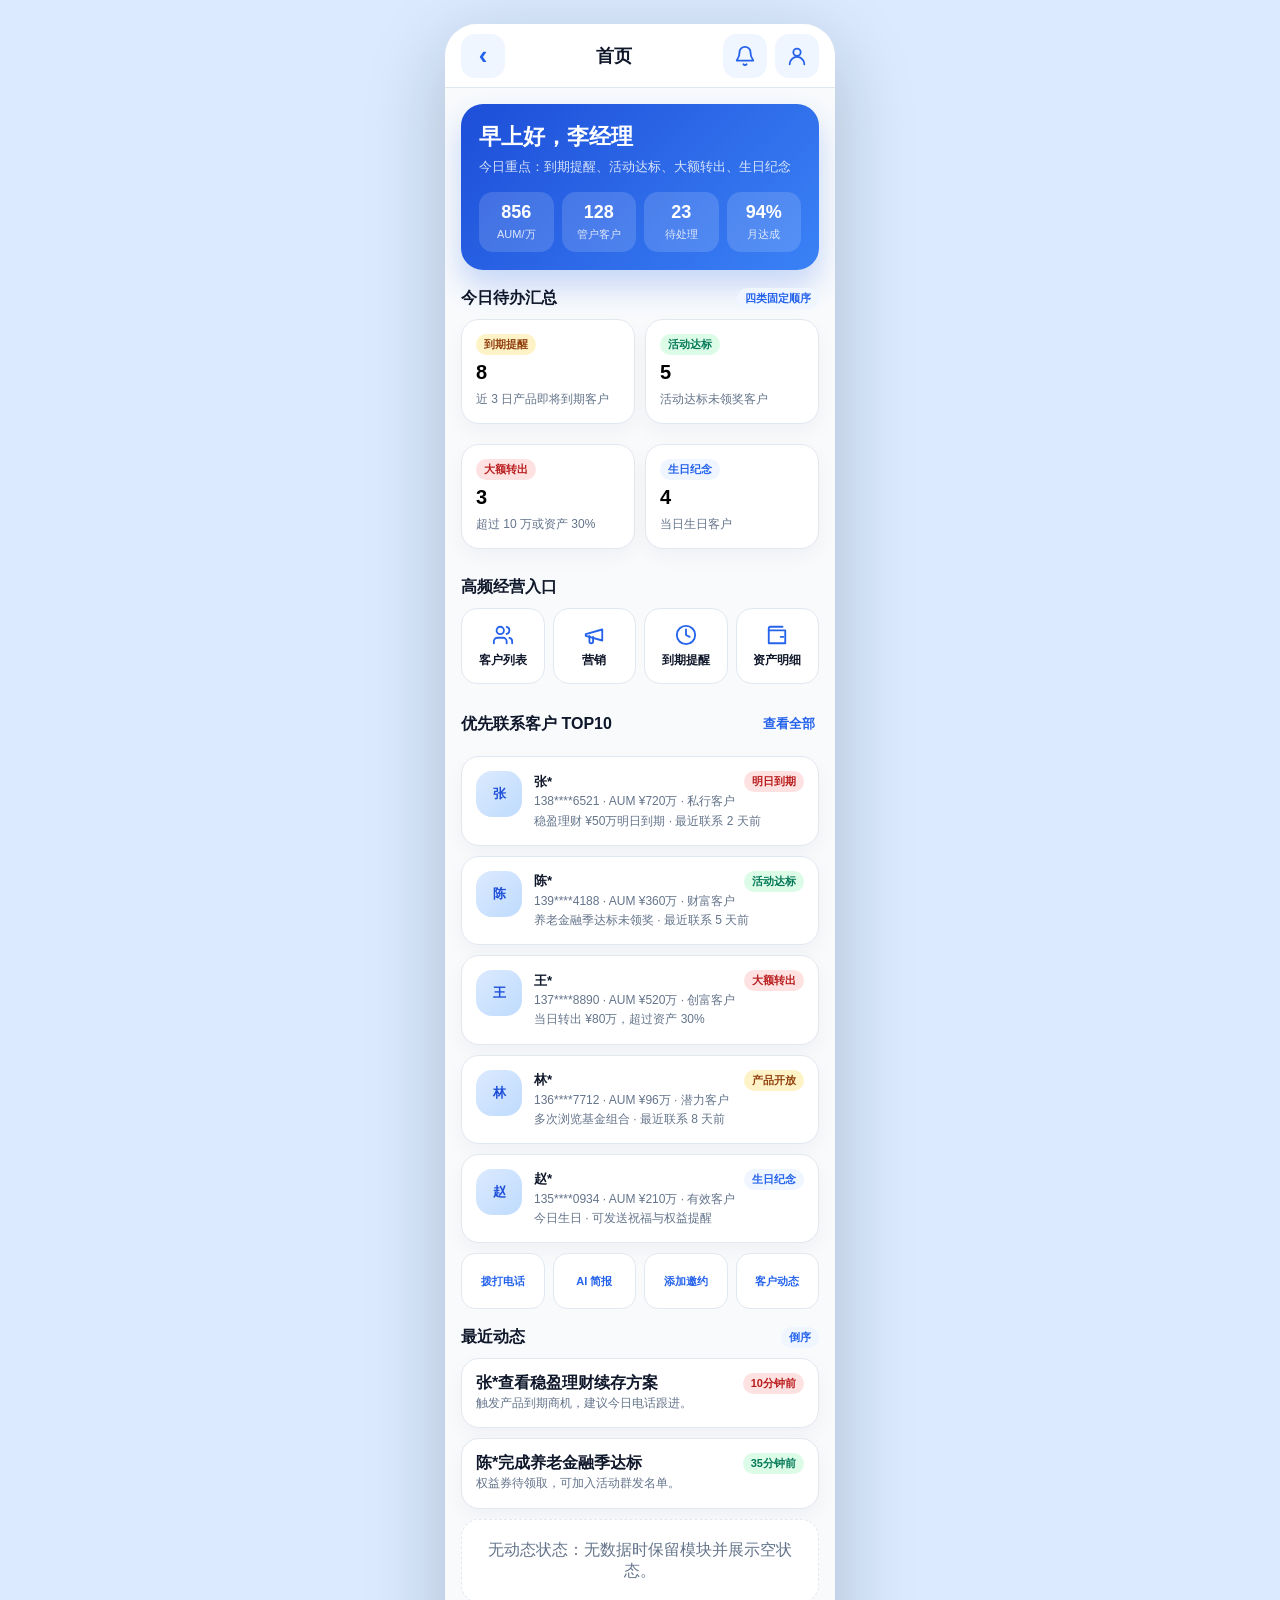
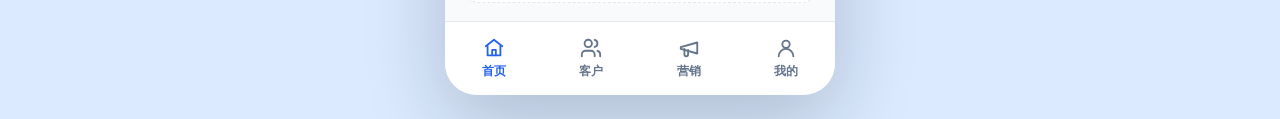
<file: 移动端客户经营工具_HTML交互原型_20260528.html>
<!doctype html>
<html lang="zh-CN">
<head>
  <meta charset="UTF-8" />
  <meta name="viewport" content="width=device-width, initial-scale=1.0" />
  <title>移动端客户经营工具 HTML 交互原型 v1.5</title>
  <style>
    :root {
      --primary: #2563eb;
      --primary-dark: #1d4ed8;
      --secondary: #3b82f6;
      --success: #10b981;
      --warning: #f59e0b;
      --danger: #ef4444;
      --bg: #f8fafc;
      --surface: #ffffff;
      --text: #0f172a;
      --muted: #64748b;
      --border: #e2e8f0;
      --purple: #8b5cf6;
    }

    * { box-sizing: border-box; }
    body {
      margin: 0;
      background: #dbeafe;
      color: var(--text);
      font-family: "IBM Plex Sans", "PingFang SC", -apple-system, BlinkMacSystemFont, "Segoe UI", sans-serif;
    }
    .phone {
      width: 390px;
      min-height: 844px;
      margin: 24px auto;
      border-radius: 32px;
      overflow: hidden;
      background: var(--bg);
      box-shadow: 0 24px 80px rgba(15, 23, 42, 0.22);
      position: relative;
    }
    .topbar {
      height: 64px;
      display: flex;
      align-items: center;
      justify-content: space-between;
      padding: 0 16px;
      background: rgba(255, 255, 255, 0.94);
      backdrop-filter: blur(16px);
      border-bottom: 1px solid var(--border);
      position: sticky;
      top: 0;
      z-index: 5;
    }
    .brand { font-size: 18px; font-weight: 800; }
    .top-actions { display: flex; gap: 8px; align-items: center; }
    button { font-family: inherit; cursor: pointer; }
    .icon-btn, .back-btn {
      min-width: 44px;
      min-height: 44px;
      border: 0;
      border-radius: 14px;
      background: #eff6ff;
      color: var(--primary);
      display: inline-grid;
      place-items: center;
    }
    .back-btn { font-size: 26px; font-weight: 800; }
    svg.icon { width: 22px; height: 22px; stroke: currentColor; fill: none; stroke-width: 2; stroke-linecap: round; stroke-linejoin: round; }
    main { padding: 16px 16px 92px; }
    .no-tab main { padding-bottom: 24px; }
    .page { display: none; animation: fadeIn 160ms ease-out; }
    .page.active { display: block; }
    @keyframes fadeIn { from { opacity: .3; transform: translateY(8px); } to { opacity: 1; transform: translateY(0); } }
    .hero {
      border-radius: 22px;
      padding: 18px;
      color: #fff;
      background: linear-gradient(135deg, var(--primary-dark), var(--secondary));
      box-shadow: 0 16px 30px rgba(37, 99, 235, 0.24);
    }
    .hero h1 { margin: 0 0 6px; font-size: 22px; }
    .hero p { margin: 0; color: rgba(255,255,255,.82); font-size: 13px; }
    .kpis { display: grid; grid-template-columns: repeat(4, 1fr); gap: 8px; margin-top: 16px; }
    .kpi { padding: 10px 6px; border-radius: 14px; background: rgba(255,255,255,.14); text-align: center; }
    .num { font-weight: 800; font-variant-numeric: tabular-nums; font-size: 18px; }
    .label { margin-top: 4px; font-size: 11px; color: rgba(255,255,255,.82); }
    .section { margin-top: 18px; }
    .section-title { display: flex; align-items: center; justify-content: space-between; margin-bottom: 10px; gap: 10px; }
    .section-title h2 { margin: 0; font-size: 16px; }
    .link-btn { border: 0; background: transparent; color: var(--primary); font-weight: 800; min-height: 44px; padding: 0 4px; }
    .card {
      background: var(--surface);
      border: 1px solid var(--border);
      border-radius: 18px;
      padding: 14px;
      box-shadow: 0 8px 20px rgba(15, 23, 42, 0.04);
      margin-bottom: 10px;
    }
    .clickable { width: 100%; text-align: left; color: inherit; }
    .todo-grid, .info-grid { display: grid; grid-template-columns: repeat(2, 1fr); gap: 10px; }
    .todo-card { min-height: 102px; text-align: left; width: 100%; }
    .todo-card strong { display: block; font-size: 20px; margin: 6px 0; }
    .tag { display: inline-flex; align-items: center; border-radius: 999px; padding: 3px 8px; font-size: 11px; font-weight: 800; background: #eff6ff; color: var(--primary); }
    .tag.warn { background: #fef3c7; color: #92400e; }
    .tag.danger { background: #fee2e2; color: #b91c1c; }
    .tag.ok { background: #dcfce7; color: #047857; }
    .tag.purple { background: #ede9fe; color: #6d28d9; }
    .entry-grid { display: grid; grid-template-columns: repeat(4, 1fr); gap: 8px; }
    .entry {
      border: 1px solid var(--border);
      background: #fff;
      border-radius: 16px;
      padding: 10px 6px;
      min-height: 76px;
      text-align: center;
      color: var(--text);
      font-weight: 800;
      font-size: 12px;
    }
    .entry .entry-icon { display: grid; place-items: center; color: var(--primary); margin: 0 auto 6px; }
    .customer { display: flex; gap: 12px; align-items: flex-start; text-align: left; width: 100%; }
    .avatar { width: 46px; height: 46px; border-radius: 16px; background: linear-gradient(135deg, #dbeafe, #bfdbfe); color: var(--primary-dark); display: grid; place-items: center; font-weight: 800; flex: 0 0 auto; }
    .customer-info { flex: 1; }
    .row { display: flex; justify-content: space-between; gap: 10px; align-items: center; }
    .muted { color: var(--muted); font-size: 12px; line-height: 1.6; }
    .small { font-size: 11px; }
    .amount { font-weight: 800; font-variant-numeric: tabular-nums; }
    .toolbar { display: flex; gap: 8px; margin: 12px 0; }
    input, select, textarea {
      width: 100%;
      min-height: 44px;
      border: 1px solid var(--border);
      border-radius: 14px;
      padding: 0 12px;
      font-size: 14px;
      background: #fff;
      font-family: inherit;
    }
    textarea { padding: 10px 12px; line-height: 1.5; min-height: 86px; }
    .primary-btn, .ghost-btn, .danger-btn {
      min-height: 44px;
      border-radius: 14px;
      border: 0;
      padding: 0 14px;
      font-weight: 800;
      white-space: nowrap;
    }
    .primary-btn { color: #fff; background: linear-gradient(135deg, var(--primary), var(--secondary)); }
    .ghost-btn { color: var(--primary); background: #eff6ff; }
    .danger-btn { color: #fff; background: var(--danger); }
    .tabbar {
      position: absolute;
      left: 0;
      right: 0;
      bottom: 0;
      height: 74px;
      background: rgba(255,255,255,.96);
      border-top: 1px solid var(--border);
      display: grid;
      grid-template-columns: repeat(4, 1fr);
      z-index: 10;
    }
    .no-tab .tabbar { display: none; }
    .tab {
      border: 0;
      background: transparent;
      color: var(--muted);
      font-weight: 800;
      font-size: 12px;
      display: grid;
      place-items: center;
      align-content: center;
      gap: 4px;
    }
    .tab.active { color: var(--primary); }
    .detail-block h3 { margin: 0 0 10px; font-size: 15px; }
    .info-item { padding: 10px; border-radius: 14px; background: #f8fafc; }
    .info-item b { display: block; font-size: 13px; margin-top: 4px; }
    .asset-bar { height: 12px; border-radius: 999px; overflow: hidden; display: flex; background: #e2e8f0; margin: 10px 0; }
    .asset-bar span:nth-child(1) { background: #3b82f6; width: 28%; }
    .asset-bar span:nth-child(2) { background: #10b981; width: 27%; }
    .asset-bar span:nth-child(3) { background: #8b5cf6; width: 22%; }
    .asset-bar span:nth-child(4) { background: #f59e0b; width: 13%; }
    .asset-bar span:nth-child(5) { background: #ef4444; width: 10%; }
    .segmented { display: grid; grid-template-columns: repeat(2, 1fr); gap: 8px; margin: 10px 0; }
    .segmented.three { grid-template-columns: repeat(3, 1fr); }
    .segmented button { min-height: 44px; border: 1px solid var(--border); border-radius: 14px; background: #fff; font-weight: 800; color: var(--muted); }
    .segmented button.active { color: #fff; border-color: var(--primary); background: var(--primary); }
    .checkbox-row { display: flex; align-items: center; gap: 10px; }
    .checkbox-row input { width: 20px; min-height: 20px; }
    .modal-mask {
      position: absolute;
      inset: 0;
      background: rgba(15,23,42,.42);
      display: none;
      align-items: flex-end;
      z-index: 20;
    }
    .modal-mask.active { display: flex; }
    .modal {
      width: 100%;
      max-height: 84%;
      overflow: auto;
      background: #fff;
      border-radius: 24px 24px 0 0;
      padding: 18px 16px 24px;
      box-shadow: 0 -20px 50px rgba(15, 23, 42, .2);
    }
    .modal h3 { margin: 0 0 14px; }
    .field { margin-bottom: 12px; }
    .field label { display: block; font-size: 12px; color: var(--muted); margin-bottom: 6px; }
    .error-text { display: none; color: var(--danger); font-size: 12px; margin-top: 6px; }
    .actions { display: flex; gap: 10px; margin-top: 14px; }
    .actions button { flex: 1; }
    .action-grid { display: grid; grid-template-columns: repeat(4, 1fr); gap: 8px; }
    .action-grid button { min-height: 56px; border-radius: 14px; border: 1px solid var(--border); background: #fff; color: var(--primary); font-weight: 800; font-size: 11px; }
    .empty { border: 1px dashed var(--border); background: #fff; border-radius: 18px; padding: 20px; text-align: center; color: var(--muted); }
    .notice { border-left: 4px solid var(--warning); background: #fffbeb; }
    .blocked { border-left: 4px solid var(--danger); background: #fef2f2; }
    .state-summary { display: none; margin: 8px 0 10px; padding: 10px 12px; border-radius: 14px; background: #eff6ff; color: var(--primary-dark); font-size: 12px; line-height: 1.6; }
    .state-summary.active { display: block; }
    .disabled { opacity: .45; cursor: not-allowed; }
    .rank-dimension { display: grid; grid-template-columns: repeat(2, 1fr); gap: 8px; margin: 10px 0; }
    .rank-dimension button { min-height: 44px; border: 1px solid var(--border); border-radius: 14px; background: #fff; font-weight: 800; color: var(--muted); font-size: 12px; }
    .rank-dimension button.active { color: #fff; border-color: var(--primary); background: var(--primary); }
    .case-table { width: 100%; border-collapse: collapse; font-size: 11px; }
    .case-table th, .case-table td { border-bottom: 1px solid var(--border); padding: 8px 4px; text-align: left; vertical-align: top; }
  </style>
</head>
<body>
  <div class="phone" id="phone">
    <div class="topbar">
      <button class="back-btn" onclick="goBack()" aria-label="返回">‹</button>
      <div class="brand" id="title">首页</div>
      <div class="top-actions"><button class="icon-btn" aria-label="消息"><svg class="icon"><use href="#i-bell" /></svg></button><button class="icon-btn" aria-label="个人"><svg class="icon"><use href="#i-user" /></svg></button></div>
    </div>

    <main>
      <section class="page active" id="home">
        <div class="hero">
          <h1>早上好，李经理</h1>
          <p>今日重点：到期提醒、活动达标、大额转出、生日纪念</p>
          <div class="kpis">
            <div class="kpi"><div class="num">856</div><div class="label">AUM/万</div></div>
            <div class="kpi"><div class="num">128</div><div class="label">管户客户</div></div>
            <div class="kpi"><div class="num">23</div><div class="label">待处理</div></div>
            <div class="kpi"><div class="num">94%</div><div class="label">月达成</div></div>
          </div>
        </div>

        <div class="section">
          <div class="section-title"><h2>今日待办汇总</h2><span class="tag">四类固定顺序</span></div>
          <div class="todo-grid">
            <button class="card todo-card" onclick="openTodoList('到期提醒')"><span class="tag warn">到期提醒</span><strong>8</strong><div class="muted">近 3 日产品即将到期客户</div></button>
            <button class="card todo-card" onclick="openTodoList('活动达标')"><span class="tag ok">活动达标</span><strong>5</strong><div class="muted">活动达标未领奖客户</div></button>
            <button class="card todo-card" onclick="openTodoList('大额转出')"><span class="tag danger">大额转出</span><strong>3</strong><div class="muted">超过 10 万或资产 30%</div></button>
            <button class="card todo-card" onclick="openTodoList('生日纪念')"><span class="tag">生日纪念</span><strong>4</strong><div class="muted">当日生日客户</div></button>
          </div>
        </div>

        <div class="section">
          <div class="section-title"><h2>高频经营入口</h2></div>
          <div class="entry-grid">
            <button class="entry" onclick="showPage('customers')"><span class="entry-icon"><svg class="icon"><use href="#i-users" /></svg></span>客户列表</button>
            <button class="entry" onclick="showPage('marketing')"><span class="entry-icon"><svg class="icon"><use href="#i-megaphone" /></svg></span>营销</button>
            <button class="entry" onclick="openTodoList('到期提醒')"><span class="entry-icon"><svg class="icon"><use href="#i-clock" /></svg></span>到期提醒</button>
            <button class="entry" onclick="showPage('mine')"><span class="entry-icon"><svg class="icon"><use href="#i-wallet" /></svg></span>资产明细</button>
          </div>
        </div>

        <div class="section">
          <div class="section-title"><h2>优先联系客户 TOP10</h2><button class="link-btn" onclick="openPriorityList()">查看全部</button></div>
          <button class="card customer clickable" onclick="openDetail('张*')"><div class="avatar">张</div><div class="customer-info"><div class="row"><b>张*</b><span class="tag danger">明日到期</span></div><div class="muted">138****6521 · AUM ¥720万 · 私行客户</div><div class="muted">稳盈理财 ¥50万明日到期 · 最近联系 2 天前</div></div></button>
          <button class="card customer clickable" onclick="openDetail('陈*')"><div class="avatar">陈</div><div class="customer-info"><div class="row"><b>陈*</b><span class="tag ok">活动达标</span></div><div class="muted">139****4188 · AUM ¥360万 · 财富客户</div><div class="muted">养老金融季达标未领奖 · 最近联系 5 天前</div></div></button>
          <button class="card customer clickable" onclick="openDetail('王*')"><div class="avatar">王</div><div class="customer-info"><div class="row"><b>王*</b><span class="tag danger">大额转出</span></div><div class="muted">137****8890 · AUM ¥520万 · 创富客户</div><div class="muted">当日转出 ¥80万，超过资产 30%</div></div></button>
          <button class="card customer clickable" onclick="openDetail('林*')"><div class="avatar">林</div><div class="customer-info"><div class="row"><b>林*</b><span class="tag warn">产品开放</span></div><div class="muted">136****7712 · AUM ¥96万 · 潜力客户</div><div class="muted">多次浏览基金组合 · 最近联系 8 天前</div></div></button>
          <button class="card customer clickable" onclick="openDetail('赵*')"><div class="avatar">赵</div><div class="customer-info"><div class="row"><b>赵*</b><span class="tag">生日纪念</span></div><div class="muted">135****0934 · AUM ¥210万 · 有效客户</div><div class="muted">今日生日 · 可发送祝福与权益提醒</div></div></button>
          <div class="action-grid"><button>拨打电话</button><button>AI 简报</button><button>添加邀约</button><button>客户动态</button></div>
        </div>

        <div class="section">
          <div class="section-title"><h2>最近动态</h2><span class="tag">倒序</span></div>
          <div class="card"><div class="row"><b>张*查看稳盈理财续存方案</b><span class="tag danger">10分钟前</span></div><div class="muted">触发产品到期商机，建议今日电话跟进。</div></div>
          <div class="card"><div class="row"><b>陈*完成养老金融季达标</b><span class="tag ok">35分钟前</span></div><div class="muted">权益券待领取，可加入活动群发名单。</div></div>
          <div class="empty">无动态状态：无数据时保留模块并展示空状态。</div>
        </div>
      </section>

      <section class="page" id="todoList">
        <div class="section-title"><h2 id="todoTitle">到期提醒列表</h2><span class="tag">二级页</span></div>
        <div class="card customer" onclick="openDetail('张*')"><div class="avatar">张</div><div class="customer-info"><div class="row"><b>张*</b><span class="tag danger">明日到期</span></div><div class="muted" id="todoDesc1">138****6521 · AUM ¥720万 · 稳盈理财 ¥50万 · 建议续存沟通</div></div></div>
        <div class="card customer" onclick="openDetail('陈*')"><div class="avatar">陈</div><div class="customer-info"><div class="row"><b>陈*</b><span class="tag ok">权益待领</span></div><div class="muted" id="todoDesc2">139****4188 · AUM ¥360万 · 活动达标未领奖 · 建议企微触达</div></div></div>
        <div class="empty">0 数据验收：数量为 0 时仍可进入本页，展示“暂无匹配客户”，保留返回按钮。</div>
      </section>

      <section class="page" id="priorityList">
        <div class="section-title"><h2>优先联系 TOP10</h2><span class="tag">排序一致</span></div>
        <div id="priorityRows"></div>
        <div class="action-grid"><button>拨打电话</button><button>AI 简报</button><button>添加邀约</button><button>客户动态</button></div>
      </section>

      <section class="page" id="customers">
        <div class="toolbar"><input id="customerSearch" placeholder="搜索客户姓名/手机号/客户号" onkeydown="if(event.key==='Enter') applyCustomerSearch()" /><button class="ghost-btn" onclick="applyCustomerSearch()">搜索</button><button class="ghost-btn" onclick="openFilter('customer')">高级筛选</button></div>
        <div class="state-summary" id="customerSummary"></div>
        <div id="customerRows">
          <button class="card customer clickable" onclick="openDetail('张*')"><div class="avatar">张</div><div class="customer-info"><div class="row"><b>张*</b><span class="amount">AUM ¥720万</span></div><div class="muted">138****6521 · 客户号 C20260528001 · 私行客户 · 稳健型 · 持仓：存款/理财/基金</div><div><span class="tag danger">产品到期</span> <span class="tag">重点客户</span></div></div></button>
          <button class="card customer clickable" onclick="openDetail('陈*')"><div class="avatar">陈</div><div class="customer-info"><div class="row"><b>陈*</b><span class="amount">AUM ¥360万</span></div><div class="muted">139****4188 · 客户号 C20260528002 · 财富客户 · 积极型 · 持仓：理财/基金</div><div><span class="tag ok">活动达标</span></div></div></button>
        </div>
        <div class="empty" id="customerEmpty" style="display:none;">暂无匹配客户，请调整关键词或筛选条件。<div class="actions"><button class="ghost-btn" onclick="resetCustomerList()">重置搜索与筛选</button></div></div>
      </section>

      <section class="page" id="detail">
        <div class="section-title"><h2 id="detailName">张*</h2><button class="link-btn">重点标记</button></div>
        <div class="card detail-block"><h3>客户基础信息卡片</h3><div class="info-grid"><div class="info-item"><span class="muted">手机号</span><b>138****6521</b></div><div class="info-item"><span class="muted">AUM</span><b>¥720万</b></div><div class="info-item"><span class="muted">性别/年龄</span><b>男 / 42岁</b></div><div class="info-item"><span class="muted">生日</span><b>08-18</b></div><div class="info-item"><span class="muted">客户类型</span><b>私行客户</b></div><div class="info-item"><span class="muted">风险评级</span><b>稳健型</b></div></div></div>
        <div class="card detail-block"><h3>价值分析</h3><div class="info-grid"><div class="info-item"><span class="muted">三年峰值 AUM</span><b>¥860万</b></div><div class="info-item"><span class="muted">较峰值差额</span><b>¥-140万</b></div><div class="info-item"><span class="muted">最近产品到期</span><b>明日到期</b></div><div class="info-item"><span class="muted">代发/收单</span><b>代发是 · 收单否</b></div></div></div>
        <div class="card detail-block"><h3>资产总览</h3><div class="asset-bar"><span></span><span></span><span></span><span></span><span></span></div><div class="muted">存款 ¥270万 · 理财 ¥245万 · 基金 ¥144万 · 总贷款 ¥61万 · E 秒贷余额 ¥18万 · 零售贷款 ¥43万 · 资产总计 ¥720万</div></div>
        <div class="segmented three"><button class="active" onclick="setDetailTab('产品配置')">产品配置</button><button onclick="setDetailTab('商机信息')">商机信息</button><button onclick="setDetailTab('营销活动')">营销活动</button></div>
        <div class="segmented"><button onclick="setDetailTab('渠道签约')">渠道签约</button><button onclick="setDetailTab('基本信息')">基本信息</button></div>
        <div class="card detail-block" id="detailTabContent"></div>
        <div class="action-grid"><button>拨打电话</button><button>AI 简报</button><button>添加邀约</button><button>客户动态</button></div>
      </section>

      <section class="page" id="marketing">
        <div class="segmented"><button class="active" onclick="setMarketingMode('活动')">活动</button><button onclick="setMarketingMode('产品')">产品</button></div>
        <button class="card clickable" onclick="openMarketingDetail('养老金融季活动','活动详情')"><div class="row"><b>养老金融季活动</b><span class="tag ok">活动视角</span></div><div class="muted">活动时间 05/01-06/30 · 权益券 · 适配客户 36 人 · 已选 0</div></button>
        <button class="card clickable" onclick="openMarketingDetail('稳盈理财续存产品','产品详情')"><div class="row"><b>稳盈理财续存产品</b><span class="tag">产品视角</span></div><div class="muted">风险等级 R2 · 起购 ¥1万 · 适配客户 28 人 · 支持风险适配校验</div></button>
      </section>

      <section class="page" id="marketingDetail">
        <div class="section-title"><h2 id="marketingDetailTitle">活动详情</h2><span class="tag" id="marketingDetailTag">活动</span></div>
        <div class="card detail-block"><h3 id="marketingName">养老金融季活动</h3><div class="muted" id="marketingSummary">参与条件、达标规则、权益规则、活动时间、合规提示完整展示。</div></div>
        <button class="primary-btn" style="width:100%" onclick="openMarketingList()">查看适配客户</button>
      </section>

      <section class="page" id="marketingList">
        <div class="section-title"><h2 id="candidateTitle">活动适配客户</h2><span class="tag">独立二级页</span></div>
        <div class="toolbar"><input placeholder="搜索名单内客户" /><button class="ghost-btn" onclick="openFilter('marketing')">筛选</button></div>
        <label class="card checkbox-row"><input type="checkbox" class="candidate" checked /><div class="customer-info"><b>张*</b><div class="muted">138****6521 · 私行客户 · AUM ¥720万 · 风险稳健型 · 匹配</div></div></label>
        <label class="card checkbox-row"><input type="checkbox" class="candidate" checked /><div class="customer-info"><b>陈*</b><div class="muted">139****4188 · 财富客户 · AUM ¥360万 · 活动达标未领奖</div></div></label>
        <label class="card checkbox-row"><input type="checkbox" class="candidate" id="riskCustomer" /><div class="customer-info"><b>林*</b><div class="muted">136****7712 · 谨慎型 · 产品风险不匹配时将阻断发送</div></div></label>
        <button class="primary-btn" style="width:100%;" onclick="openConfirm()">下一步</button>
      </section>

      <section class="page" id="sendConfirm">
        <div class="section-title"><h2 id="confirmTitle">群发确认</h2><span class="tag" id="confirmTag">二次确认</span></div>
        <div class="card"><b id="confirmObject">发送对象：2 人</b><div class="muted" id="confirmList">张* 138****6521、陈* 139****4188；内容需通过合规校验。</div></div>
        <div class="card notice"><b id="confirmComplianceTitle">合规提示</b><div class="muted" id="confirmCompliance">发送前必须确认客户名单、内容预览、风险适配与留痕结果。</div></div>
        <div class="field"><label>编辑话术</label><textarea id="confirmText">您好，您关注的养老金融季活动已达标，请及时领取权益。如需了解适配产品，我可以为您进一步说明。</textarea></div>
        <div class="actions"><button class="ghost-btn" onclick="goBack()">取消</button><button class="primary-btn" onclick="sendCampaign()">确认发送</button></div>
      </section>

      <section class="page" id="riskBlock">
        <div class="section-title"><h2>风险不匹配阻断</h2><span class="tag danger">不可发送</span></div>
        <div class="card blocked"><b>已阻断 1 名客户</b><div class="muted">林* 为谨慎型客户，当前产品风险等级高于客户风险偏好，不允许进入普通推荐话术确认与发送。</div></div>
        <button class="primary-btn" style="width:100%" onclick="showPage('marketingList')">返回调整客户</button>
      </section>

      <section class="page" id="sendResult">
        <div class="section-title"><h2>群发结果</h2><span class="tag ok">已留痕</span></div>
        <div class="card"><div class="row"><b id="sendResultSuccess">发送成功</b><span class="amount">2 人</span></div><div class="muted" id="sendResultDesc">张*、陈* 已通过企业微信群发触达。</div></div>
        <div class="card"><div class="row"><b>发送失败</b><span class="amount">1 人</span></div><div class="muted">失败原因：客户不可达、企微关系异常、权限不足、内容校验失败、系统异常均有展示位。</div></div>
        <div class="actions"><button class="ghost-btn">重试失败客户</button><button class="primary-btn" onclick="showPage('marketing')">完成</button></div>
      </section>

      <section class="page" id="mine">
        <div class="hero"><h1>李经理</h1><p>城东支行 · 客户经理</p><div class="kpis"><div class="kpi"><div class="num">128</div><div class="label">管户客户</div></div><div class="kpi"><div class="num">856</div><div class="label">总资产/万</div></div><div class="kpi"><div class="num">12</div><div class="label">当月新增</div></div><div class="kpi"><div class="num">+6%</div><div class="label">资产变动</div></div></div></div>
        <button class="card customer clickable" onclick="showPage('assetDetail')"><div class="avatar"><svg class="icon"><use href="#i-wallet" /></svg></div><div class="customer-info"><div class="row"><b>资产明细</b><span class="tag ok">六类下钻</span></div><div class="muted">活期、存款、理财、基金、E 秒贷、普惠贷款。</div></div></button>
        <button class="card customer clickable" onclick="showPage('ranking')"><div class="avatar"><svg class="icon"><use href="#i-trophy" /></svg></div><div class="customer-info"><div class="row"><b>业绩排行榜</b><span class="tag">二级页</span></div><div class="muted">个人、支行、分行排行与周/月周期。</div></div></button>
      </section>

      <section class="page" id="assetDetail">
        <div class="section-title"><h2>资产明细</h2><span class="tag">余额口径</span></div>
        <div class="card detail-block"><h3>资产结构</h3><div class="asset-bar"><span></span><span></span><span></span><span></span><span></span></div><div class="muted">不展示授信额度，仅展示余额口径。</div></div>
        <div class="info-grid">
          <button class="info-item clickable" onclick="openAssetSub('活期明细')"><span class="muted">活期</span><b>¥1,080万</b></button>
          <button class="info-item clickable" onclick="openAssetSub('存款明细')"><span class="muted">存款</span><b>¥4,280万</b></button>
          <button class="info-item clickable" onclick="openAssetSub('理财明细')"><span class="muted">理财</span><b>¥3,160万</b></button>
          <button class="info-item clickable" onclick="openAssetSub('基金明细')"><span class="muted">基金</span><b>¥1,460万</b></button>
          <button class="info-item clickable" onclick="openAssetSub('E 秒贷明细')"><span class="muted">E 秒贷余额</span><b>¥520万</b></button>
          <button class="info-item clickable" onclick="openAssetSub('普惠贷款明细')"><span class="muted">普惠贷款余额</span><b>¥780万</b></button>
        </div>
      </section>

      <section class="page" id="assetSub">
        <div class="section-title"><h2 id="assetSubTitle">活期明细</h2><span class="tag">二级页</span></div>
        <div class="toolbar"><select id="assetSort" onchange="setAssetSort(this.value)"><option>按金额降序</option><option>按较月初变化降序</option><option>按客户类型筛选</option></select><button class="ghost-btn" onclick="toggleAssetEmpty()">筛选空状态</button></div>
        <div class="state-summary active" id="assetSummary">当前排序：按金额降序；返回资产明细后再次进入保留当前分类与排序。</div>
        <div id="assetRows">
          <button class="card customer clickable" onclick="openDetail('张*')"><div class="avatar">张</div><div class="customer-info"><div class="row"><b>张*</b><span class="amount" id="assetAmount">活期余额 ¥86万</span></div><div class="muted" id="assetFields1">138****6521 · 私行客户 · AUM ¥720万 · 较月初 +¥8万 · 更新 09:30</div></div></button>
          <button class="card customer clickable" onclick="openDetail('陈*')"><div class="avatar">陈</div><div class="customer-info"><div class="row"><b>陈*</b><span class="amount" id="assetAmount2">活期余额 ¥42万</span></div><div class="muted" id="assetFields2">139****4188 · 财富客户 · AUM ¥360万 · 较月初 -¥3万 · 更新 09:30</div></div></button>
        </div>
        <div class="empty" id="assetEmpty" style="display:none;">无活期资产客户时展示“暂无活期资产客户”，保留返回按钮。</div>
      </section>

      <section class="page" id="ranking">
        <div class="section-title"><h2>业绩排行榜</h2><span class="tag">二级页</span></div>
        <div class="segmented three"><button class="active" onclick="setRankScope('个人')">个人</button><button onclick="setRankScope('支行')">支行</button><button onclick="setRankScope('分行')">分行</button></div>
        <div class="segmented"><button class="active" onclick="setRankPeriod('周')">周</button><button onclick="setRankPeriod('月')">月</button></div>
        <div class="rank-dimension"><button class="active" onclick="setRankDimension('新增大财富客户数')">新增大财富客户数</button><button onclick="setRankDimension('E 秒贷客户数')">E 秒贷客户数</button><button onclick="setRankDimension('普惠贷款客户数')">普惠贷款客户数</button><button onclick="setRankDimension('资产规模净增')">资产规模净增</button></div>
        <div class="actions"><button class="ghost-btn" onclick="changeRankCycle(-1)">上一周期</button><button class="ghost-btn disabled" id="rankNext" onclick="changeRankCycle(1)">下一周期</button></div>
        <div class="state-summary active" id="rankSummary">个人 · 周 · 本周期 · 新增大财富客户数；下一周期为未来周期，已置灰。</div>
        <div id="rankRows">
          <div class="card"><div class="row"><b id="rankMainName">新增大财富客户数</b><span class="amount" id="rankMainValue">3 / 28</span></div><div class="muted" id="rankMainDesc">当前客户经理本人高亮；支行/分行范围切换后数据区同步变化。</div></div>
          <div class="card"><div class="row"><b>排名明细</b><span class="amount" id="rankListValue">李经理 第 3 名</span></div><div class="muted">支持个人、支行、分行范围；无权限范围不可选并展示提示。</div></div>
        </div>
        <div class="empty" id="rankEmpty" style="display:none;">当前范围无排行数据或无权限，不展示排行明细。</div>
      </section>

      <section class="page" id="baseline">
        <div class="section-title"><h2>回归用例基线</h2><span class="tag">UI 输出</span></div>
        <div class="card"><b>覆盖链路</b><div class="muted">首页待办、优先联系 TOP10、客户列表/详情、营销活动/产品、企微群发、我的、六类资产明细、排行榜、权限/脱敏/合规/留痕/空异常状态。</div></div>
        <table class="case-table"><tr><th>用例组</th><th>关键验收</th></tr><tr><td>首页</td><td>四类待办名称/口径/跳转；TOP10 脱敏手机号与 AUM；最近动态空/有数据。</td></tr><tr><td>客户</td><td>搜索、高级筛选、无数据异常项、客户详情 5 个内容 Tab 与底部业务操作栏。</td></tr><tr><td>营销</td><td>活动/产品链路、适配客户、二次确认、风险不匹配阻断、结果失败原因。</td></tr><tr><td>我的</td><td>资产明细六类下钻、余额口径、排行榜范围/周期/维度、未来周期置灰。</td></tr><tr><td>横向</td><td>二级页返回、无一级 Tab、权限隔离、脱敏、合规提示、操作留痕。</td></tr></table>
      </section>
    </main>

    <nav class="tabbar">
      <button class="tab active" data-tab="home" onclick="showPage('home')"><svg class="icon"><use href="#i-home" /></svg>首页</button>
      <button class="tab" data-tab="customers" onclick="showPage('customers')"><svg class="icon"><use href="#i-users" /></svg>客户</button>
      <button class="tab" data-tab="marketing" onclick="showPage('marketing')"><svg class="icon"><use href="#i-megaphone" /></svg>营销</button>
      <button class="tab" data-tab="mine" onclick="showPage('mine')"><svg class="icon"><use href="#i-user" /></svg>我的</button>
    </nav>

    <div class="modal-mask" id="filterModal">
      <div class="modal">
        <h3 id="filterTitle">高级筛选</h3>
        <div class="field"><label>客户类型</label><select id="filterType"><option>全部</option><option>私行客户</option><option>财富客户</option><option>创富客户</option><option>有效客户</option><option>大众客户</option><option>潜力客户</option></select></div>
        <div class="field"><label>风险偏好</label><select id="filterRisk"><option>全部</option><option>激进型</option><option>积极型</option><option>稳健型</option><option>谨慎型</option><option>保守型</option></select></div>
        <div class="field"><label>产品持仓</label><select id="filterProduct"><option>全部</option><option>存款</option><option>理财</option><option>基金</option></select></div>
        <div class="field"><label>资产规模最小值（万元）</label><input id="aumMin" inputmode="decimal" placeholder="请输入最小值" /></div>
        <div class="field"><label>资产规模最大值（万元）</label><input id="aumMax" inputmode="decimal" placeholder="请输入最大值" /><div class="error-text" id="aumError">资产规模需为非负数字，且最大值必须大于等于最小值。</div></div>
        <div class="actions"><button class="ghost-btn" onclick="closeFilter(true)">重置</button><button class="primary-btn" onclick="applyFilter()">确认</button></div>
      </div>
    </div>
  </div>

  <svg width="0" height="0" style="position:absolute;overflow:hidden" aria-hidden="true">
    <symbol id="i-home" viewBox="0 0 24 24"><path d="m3 10 9-7 9 7"/><path d="M5 10v10h14V10"/><path d="M10 20v-6h4v6"/></symbol>
    <symbol id="i-users" viewBox="0 0 24 24"><path d="M16 21v-2a4 4 0 0 0-4-4H6a4 4 0 0 0-4 4v2"/><circle cx="9" cy="7" r="4"/><path d="M22 21v-2a4 4 0 0 0-3-3.87"/><path d="M16 3.13a4 4 0 0 1 0 7.75"/></symbol>
    <symbol id="i-megaphone" viewBox="0 0 24 24"><path d="m3 11 18-5v12L3 13z"/><path d="M11 14v5a2 2 0 0 1-4 0v-6"/></symbol>
    <symbol id="i-user" viewBox="0 0 24 24"><circle cx="12" cy="8" r="4"/><path d="M4 21a8 8 0 0 1 16 0"/></symbol>
    <symbol id="i-bell" viewBox="0 0 24 24"><path d="M18 8a6 6 0 0 0-12 0c0 7-3 7-3 9h18c0-2-3-2-3-9"/><path d="M13.73 21a2 2 0 0 1-3.46 0"/></symbol>
    <symbol id="i-clock" viewBox="0 0 24 24"><circle cx="12" cy="12" r="10"/><path d="M12 6v6l4 2"/></symbol>
    <symbol id="i-trophy" viewBox="0 0 24 24"><path d="M8 21h8"/><path d="M12 17v4"/><path d="M7 4h10v5a5 5 0 0 1-10 0z"/><path d="M5 5H3a4 4 0 0 0 4 4"/><path d="M19 5h2a4 4 0 0 1-4 4"/></symbol>
    <symbol id="i-wallet" viewBox="0 0 24 24"><path d="M3 7h18v14H3z"/><path d="M3 7V5a2 2 0 0 1 2-2h13"/><path d="M16 14h3"/></symbol>
  </svg>

  <script>
    const primaryPages = new Set(['home', 'customers', 'marketing', 'mine']);
    const titles = {
      home: '首页', todoList: '待办详情列表', priorityList: '优先联系 TOP10', customers: '客户', detail: '客户详情', marketing: '营销', marketingDetail: '详情', marketingList: '适配客户', sendConfirm: '群发确认', riskBlock: '风险不匹配阻断', sendResult: '群发结果', mine: '我的', ranking: '业绩排行榜', assetDetail: '资产明细', assetSub: '资产明细', baseline: '回归用例基线'
    };
    const tabMap = { home: 'home', customers: 'customers', marketing: 'marketing', mine: 'mine' };
    const historyStack = ['home'];
    let filterSource = 'customer';
    let marketingContext = '活动';
    let assetSortState = '按金额降序';
    const assetTemplates = {
      '活期明细': ['活期余额 ¥86万', '活期余额 ¥42万', '138****6521 · 私行客户 · AUM ¥720万 · 较月初 +¥8万 · 更新 09:30', '139****4188 · 财富客户 · AUM ¥360万 · 较月初 -¥3万 · 更新 09:30'],
      '存款明细': ['存款余额 ¥220万', '存款余额 ¥128万', '产品数 3 · 最近到期日 2026-07-15 · 定期/结构性存款 · 较月初 +¥20万', '产品数 2 · 最近到期日 2026-08-01 · 大额存单 · 较月初 +¥6万'],
      '理财明细': ['理财持仓金额 ¥180万', '理财持仓金额 ¥98万', '产品数 4 · 风险等级 R2 · 最近到期日 2026-06-18 · 浮动盈亏 +¥1.2万', '产品数 2 · 风险等级 R3 · 最近到期日 2026-07-02 · 浮动盈亏 -¥0.3万'],
      '基金明细': ['基金持仓金额 ¥96万', '基金持仓金额 ¥48万', '产品数 5 · 风险等级 R3 · 浮动盈亏 +¥1.8万 · 最近交易 05-26', '产品数 3 · 风险等级 R4 · 浮动盈亏 -¥0.6万 · 最近交易 05-20'],
      'E 秒贷明细': ['E 秒贷余额 ¥18万', 'E 秒贷余额 ¥9万', '还款状态 正常 · 最近还款日 2026-05-20 · 剩余期数 8 · 逾期 0 天', '还款状态 待还款 · 最近还款日 2026-05-18 · 剩余期数 5 · 逾期 0 天'],
      '普惠贷款明细': ['普惠贷款余额 ¥43万', '普惠贷款余额 ¥26万', '企业名称 XX 商贸 · 还款状态 正常 · 最近还款日 2026-05-21 · 到期日 2027-05-21', '企业名称 XX 科技 · 还款状态 关注 · 最近还款日 2026-05-15 · 到期日 2027-03-10']
    };
    const rankState = { scope: '个人', period: '周', cycle: 0, dimension: '新增大财富客户数' };
    const detailTabs = {
      '产品配置': '<h3>产品配置</h3><div class="info-grid"><div class="info-item"><span class="muted">理财产品</span><b>稳盈理财 ¥50万 · 明日到期</b></div><div class="info-item"><span class="muted">定期存款</span><b>三年期 ¥120万 · 2026-07-15 到期</b></div><div class="info-item"><span class="muted">基金持仓</span><b>均衡组合 ¥96万 · 浮盈 ¥1.8万</b></div><div class="info-item"><span class="muted">贷款余额</span><b>E 秒贷 ¥18万 · 正常还款</b></div></div>',
      '商机信息': '<h3>商机信息</h3><div class="info-grid"><div class="info-item"><span class="muted">商机类型</span><b>理财到期续存</b></div><div class="info-item"><span class="muted">优先级</span><b>P1 · 今日跟进</b></div><div class="info-item"><span class="muted">AI 话术</span><b>建议强调稳健续存与流动性安排</b></div><div class="info-item"><span class="muted">下一动作</span><b>电话联系 / 添加邀约</b></div></div>',
      '营销活动': '<h3>营销活动</h3><div class="info-grid"><div class="info-item"><span class="muted">活动名称</span><b>养老金融季</b></div><div class="info-item"><span class="muted">活动状态</span><b>已达标未领奖</b></div><div class="info-item"><span class="muted">权益内容</span><b>养老权益券 ¥200</b></div><div class="info-item"><span class="muted">触达建议</span><b>企微提醒领取并交叉推荐产品</b></div></div>',
      '渠道签约': '<h3>渠道签约</h3><div class="info-grid"><div class="info-item"><span class="muted">手机银行</span><b>已签约 · 月活 8 次</b></div><div class="info-item"><span class="muted">微信动账</span><b>已签约</b></div><div class="info-item"><span class="muted">微信/支付宝绑卡</span><b>微信已绑 · 支付宝未绑</b></div><div class="info-item"><span class="muted">信用卡/生活缴费/云闪付</span><b>自动还款已开通 · 生活缴费未开通 · 云闪付已绑</b></div></div>',
      '基本信息': '<h3>基本信息</h3><div class="info-grid"><div class="info-item"><span class="muted">证件号</span><b>310********4321</b></div><div class="info-item"><span class="muted">开户地址</span><b>上海市浦东新区</b></div><div class="info-item"><span class="muted">职业/单位</span><b>企业高管 · XX 科技</b></div><div class="info-item"><span class="muted">最近联系</span><b>2 天前 · 电话沟通</b></div></div>'
    };
    const priority = [
      ['1. 张*', '138****6521 · AUM ¥720万 · 私行客户 · 明日到期 · 最近联系 2 天前', 'danger'],
      ['2. 陈*', '139****4188 · AUM ¥360万 · 财富客户 · 活动达标未领奖', 'ok'],
      ['3. 王*', '137****8890 · AUM ¥520万 · 创富客户 · 大额转出', 'danger'],
      ['4. 林*', '136****7712 · AUM ¥96万 · 潜力客户 · 产品开放浏览', 'warn'],
      ['5. 赵*', '135****0934 · AUM ¥210万 · 有效客户 · 当日生日', ''],
      ['6. 刘*', '138****0091 · AUM ¥410万 · 稳健理财 5 天后到期', 'warn'],
      ['7. 周*', '137****3345 · AUM ¥180万 · 多次浏览基金组合', 'purple'],
      ['8. 黄*', '136****7810 · AUM ¥330万 · 权益待领取', 'ok'],
      ['9. 许*', '135****5512 · AUM ¥88万 · 距离上次联系 31 天', 'warn'],
      ['10. 孙*', '139****2290 · AUM ¥150万 · 当日生日', '']
    ];

    document.getElementById('priorityRows').innerHTML = priority.map(row => `<button class="card customer clickable" onclick="openDetail('${row[0].replace(/^\d+\. /,'')}')"><div class="avatar">${row[0].replace(/^\d+\. /,'').slice(0,1)}</div><div class="customer-info"><div class="row"><b>${row[0]}</b><span class="tag ${row[2]}">TOP</span></div><div class="muted">${row[1]}</div></div></button>`).join('');

    function showPage(id, push = true) {
      document.querySelectorAll('.page').forEach(page => page.classList.remove('active'));
      document.getElementById(id).classList.add('active');
      document.getElementById('title').textContent = titles[id];
      document.getElementById('phone').classList.toggle('no-tab', !primaryPages.has(id));
      document.querySelectorAll('.tab').forEach(tab => tab.classList.toggle('active', tab.dataset.tab === (tabMap[id] || id)));
      if (push && historyStack[historyStack.length - 1] !== id) historyStack.push(id);
    }

    function goBack() {
      if (historyStack.length > 1) historyStack.pop();
      showPage(historyStack[historyStack.length - 1], false);
    }

    function openTodoList(type) {
      document.getElementById('todoTitle').textContent = type + '列表';
      document.getElementById('todoDesc1').textContent = type === '大额转出' ? '137****8890 · AUM ¥520万 · 转出 ¥80万，超过资产 30%' : '138****6521 · AUM ¥720万 · 稳盈理财 ¥50万 · 建议续存沟通';
      document.getElementById('todoDesc2').textContent = type === '生日纪念' ? '135****0934 · AUM ¥210万 · 当日生日 · 可发送祝福' : '139****4188 · AUM ¥360万 · 活动达标未领奖 · 建议企微触达';
      showPage('todoList');
    }

    function openPriorityList() { showPage('priorityList'); }
    function openDetail(name) { document.getElementById('detailName').textContent = name; setDetailTab('产品配置'); showPage('detail'); }
    function setDetailTab(tabName) {
      document.querySelectorAll('#detail .segmented button').forEach(btn => btn.classList.toggle('active', btn.textContent === tabName));
      document.getElementById('detailTabContent').innerHTML = detailTabs[tabName];
    }
    function applyCustomerSearch() {
      const keyword = document.getElementById('customerSearch').value.trim();
      const noResult = keyword.includes('0000') || keyword.includes('无结果');
      document.getElementById('customerRows').style.display = noResult ? 'none' : 'block';
      document.getElementById('customerEmpty').style.display = noResult ? 'block' : 'none';
      const summary = document.getElementById('customerSummary');
      summary.classList.add('active');
      summary.textContent = noResult ? `关键词“${keyword}”无匹配结果，可点击重置恢复列表。` : (keyword ? `搜索命中：${keyword}，展示张*、陈*等匹配客户。` : '已恢复全部客户列表。');
    }
    function resetCustomerList() {
      ['customerSearch','aumMin','aumMax'].forEach(id => document.getElementById(id).value = '');
      ['filterType','filterRisk','filterProduct'].forEach(id => document.getElementById(id).value = '全部');
      document.getElementById('customerRows').style.display = 'block';
      document.getElementById('customerEmpty').style.display = 'none';
      document.getElementById('customerSummary').classList.remove('active');
    }
    function setMarketingMode(mode) { marketingContext = mode; document.querySelectorAll('#marketing .segmented button').forEach(btn => btn.classList.toggle('active', btn.textContent === mode)); }
    function openMarketingDetail(name, title) {
      marketingContext = title.replace('详情','');
      setMarketingMode(marketingContext);
      document.getElementById('marketingName').textContent = name;
      document.getElementById('marketingDetailTitle').textContent = title;
      document.getElementById('marketingDetailTag').textContent = title.replace('详情','');
      document.getElementById('marketingSummary').textContent = title === '产品详情' ? '产品说明、风险等级 R2、起购金额、开放期、收益展示规则、适配条件、合规提示完整展示。' : '活动说明、参与条件、达标规则、权益规则、活动时间、合规提示完整展示。';
      showPage('marketingDetail');
    }
    function openMarketingList() {
      document.getElementById('candidateTitle').textContent = marketingContext + '适配客户';
      showPage('marketingList');
    }
    function openConfirm() {
      if (marketingContext === '产品' && document.getElementById('riskCustomer').checked) {
        showPage('riskBlock');
        return;
      }
      const isProduct = marketingContext === '产品';
      document.getElementById('confirmTitle').textContent = isProduct ? '产品推荐确认' : '活动群发确认';
      document.getElementById('confirmTag').textContent = isProduct ? '产品链路' : '活动链路';
      document.getElementById('confirmObject').textContent = isProduct ? '推荐产品：稳盈理财续存产品 · 发送对象：2 人' : '活动名称：养老金融季活动 · 发送对象：2 人';
      document.getElementById('confirmList').textContent = isProduct ? '张*、陈*；已剔除风险不匹配客户，名单风险适配通过。' : '张*、陈*；活动达标/适配客户名单已确认。';
      document.getElementById('confirmComplianceTitle').textContent = isProduct ? '产品风险与合规提示' : '活动合规提示';
      document.getElementById('confirmCompliance').textContent = isProduct ? '产品风险等级 R2，需确认客户风险偏好匹配，不承诺收益，发送后留存产品推荐记录。' : '发送前必须确认活动规则、权益领取口径、客户名单、内容预览与留痕结果。';
      document.getElementById('confirmText').value = isProduct ? '您好，您持有的稳盈理财即将到期，当前稳盈理财续存产品风险等级 R2，适合稳健型及以上客户。产品不承诺收益，如需了解期限、风险和赎回规则，我可以为您详细说明。' : '您好，您关注的养老金融季活动已达标，请及时领取权益。如需了解适配产品，我可以为您进一步说明。';
      showPage('sendConfirm');
    }
    function sendCampaign() {
      const isProduct = marketingContext === '产品';
      document.getElementById('sendResultSuccess').textContent = isProduct ? '产品推荐发送成功' : '活动群发发送成功';
      document.getElementById('sendResultDesc').textContent = isProduct ? '稳盈理财续存产品推荐已发送给张*、陈*，风险适配与合规话术已留痕。' : '养老金融季活动提醒已发送给张*、陈*，活动触达记录已留痕。';
      showPage('sendResult');
    }
    function openAssetSub(title) {
      document.getElementById('assetSubTitle').textContent = title;
      const data = assetTemplates[title];
      document.getElementById('assetAmount').textContent = data[0];
      document.getElementById('assetAmount2').textContent = data[1];
      document.getElementById('assetFields1').textContent = data[2];
      document.getElementById('assetFields2').textContent = data[3];
      document.getElementById('assetEmpty').style.display = 'none';
      document.getElementById('assetRows').style.display = 'block';
      document.getElementById('assetEmpty').textContent = `暂无${title.replace('明细','')}客户，保留返回按钮与筛选条件。`;
      document.getElementById('assetSummary').textContent = `${title} · 当前排序：${assetSortState}；返回后再次进入保留当前分类与排序。`;
      showPage('assetSub');
    }
    function setAssetSort(value) {
      assetSortState = value;
      document.getElementById('assetSummary').textContent = `${document.getElementById('assetSubTitle').textContent} · 当前排序：${value}；排序/筛选状态已更新。`;
    }
    function toggleAssetEmpty() {
      const empty = document.getElementById('assetEmpty').style.display !== 'block';
      document.getElementById('assetRows').style.display = empty ? 'none' : 'block';
      document.getElementById('assetEmpty').style.display = empty ? 'block' : 'none';
      document.getElementById('assetSummary').textContent = empty ? `${document.getElementById('assetSubTitle').textContent} · 筛选后无匹配客户。` : `${document.getElementById('assetSubTitle').textContent} · 已恢复明细列表，排序保持：${assetSortState}。`;
    }
    function setRankScope(scope) {
      if (scope === '分行') {
        rankState.scope = scope;
        updateRank(true, '无分行排行权限');
        return;
      }
      rankState.scope = scope;
      updateRank(false);
    }
    function setRankPeriod(period) { rankState.period = period; updateRank(false); }
    function setRankDimension(dimension) { rankState.dimension = dimension; updateRank(false); }
    function changeRankCycle(step) {
      if (rankState.cycle === 0 && step > 0) return;
      rankState.cycle += step;
      updateRank(false);
    }
    function updateRank(empty = false, reason = '') {
      document.querySelectorAll('#ranking .segmented.three button').forEach(btn => btn.classList.toggle('active', btn.textContent === rankState.scope));
      document.querySelectorAll('#ranking .segmented:not(.three) button').forEach(btn => btn.classList.toggle('active', btn.textContent === rankState.period));
      document.querySelectorAll('.rank-dimension button').forEach(btn => btn.classList.toggle('active', btn.textContent === rankState.dimension));
      document.getElementById('rankRows').style.display = empty ? 'none' : 'block';
      document.getElementById('rankEmpty').style.display = empty ? 'block' : 'none';
      document.getElementById('rankEmpty').textContent = reason || '当前范围无排行数据，不展示排行明细。';
      const cycleText = rankState.cycle === 0 ? '本周期' : `前 ${Math.abs(rankState.cycle)} 周期`;
      document.getElementById('rankSummary').textContent = `${rankState.scope} · ${rankState.period} · ${cycleText} · ${rankState.dimension}${rankState.cycle === 0 ? '；下一周期为未来周期，已置灰。' : '；可返回下一周期。'}`;
      document.getElementById('rankNext').classList.toggle('disabled', rankState.cycle === 0);
      document.getElementById('rankMainName').textContent = rankState.dimension;
      document.getElementById('rankMainValue').textContent = rankState.dimension === '资产规模净增' ? '+¥128万 / 第3' : (rankState.dimension === 'E 秒贷客户数' ? '8 / 42' : (rankState.dimension === '普惠贷款客户数' ? '6 / 31' : '3 / 28'));
      document.getElementById('rankListValue').textContent = rankState.scope === '支行' ? '城东支行 第 2 名' : '李经理 第 3 名';
    }
    function openFilter(source) {
      filterSource = source;
      document.getElementById('filterTitle').textContent = source === 'marketing' ? '适配客户筛选' : '客户列表高级筛选';
      document.getElementById('filterModal').classList.add('active');
    }
    function closeFilter(reset) {
      document.getElementById('aumError').style.display = 'none';
      if (reset) {
        document.getElementById('aumMin').value = '';
        document.getElementById('aumMax').value = '';
        ['filterType','filterRisk','filterProduct'].forEach(id => document.getElementById(id).value = '全部');
        if (filterSource === 'customer') resetCustomerList();
      }
      document.getElementById('filterModal').classList.remove('active');
    }
    function applyFilter() {
      const min = document.getElementById('aumMin').value.trim();
      const max = document.getElementById('aumMax').value.trim();
      const minNum = min === '' ? 0 : Number(min);
      const maxNum = max === '' ? Infinity : Number(max);
      const invalid = minNum < 0 || maxNum < 0 || Number.isNaN(minNum) || Number.isNaN(maxNum) || maxNum < minNum;
      document.getElementById('aumError').style.display = invalid ? 'block' : 'none';
      if (invalid) return;
      if (filterSource === 'customer') {
        const type = document.getElementById('filterType').value;
        const risk = document.getElementById('filterRisk').value;
        const product = document.getElementById('filterProduct').value;
        const noResult = minNum > 900 || type === '大众客户';
        document.getElementById('customerRows').style.display = noResult ? 'none' : 'block';
        document.getElementById('customerEmpty').style.display = noResult ? 'block' : 'none';
        const summary = document.getElementById('customerSummary');
        summary.classList.add('active');
        summary.textContent = noResult ? `筛选摘要：${type}/${risk}/${product}/AUM ${min || 0}-${max || '不限'} 万，无匹配客户。` : `筛选摘要：${type}/${risk}/${product}/AUM ${min || 0}-${max || '不限'} 万，命中 2 名客户。`;
      }
      closeFilter(false);
    }
    setDetailTab('产品配置');
  </script>
</body>
</html>
</file>
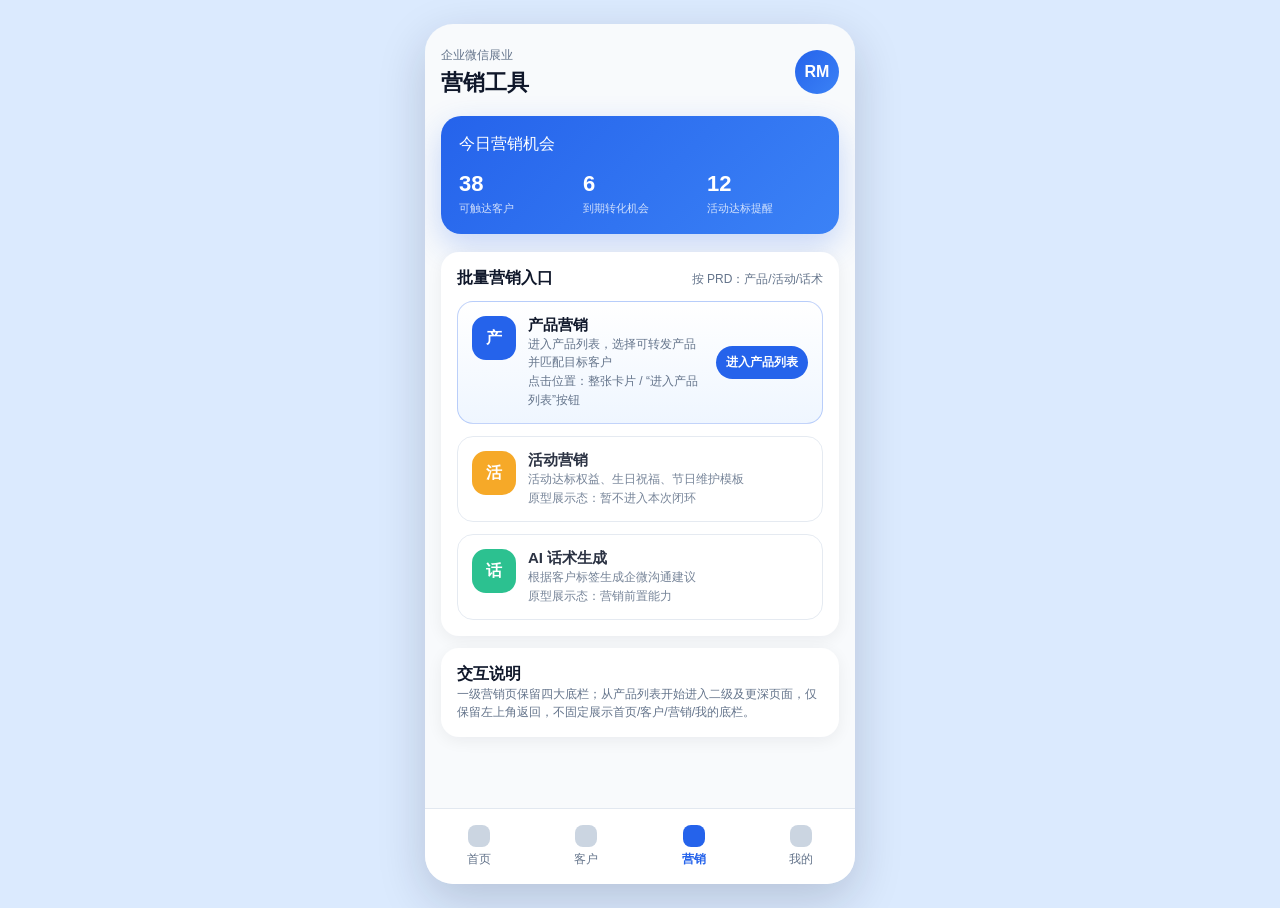
<file: prototype/marketing.html>
<!DOCTYPE html>
<html lang="zh-CN">
<head>
  <meta charset="UTF-8">
  <meta name="viewport" content="width=device-width, initial-scale=1.0">
  <title>营销工具 - 产品营销入口</title>
  <link rel="stylesheet" href="styles.css">
</head>
<body>
  <main class="phone-shell with-tabbar">
    <header class="top-appbar">
      <div>
        <p class="eyebrow">企业微信展业</p>
        <h1>营销工具</h1>
      </div>
      <div class="avatar">RM</div>
    </header>

    <section class="hero-card">
      <p>今日营销机会</p>
      <div class="hero-grid">
        <div><strong>38</strong><span>可触达客户</span></div>
        <div><strong>6</strong><span>到期转化机会</span></div>
        <div><strong>12</strong><span>活动达标提醒</span></div>
      </div>
    </section>

    <section class="section-block">
      <div class="section-title">
        <h2>批量营销入口</h2>
        <span>按 PRD：产品/活动/话术</span>
      </div>
      <a class="entry-card primary-entry" href="product-list.html" aria-label="产品营销，进入产品列表">
        <div class="entry-icon">产</div>
        <div class="entry-content">
          <h3>产品营销</h3>
          <p>进入产品列表，选择可转发产品并匹配目标客户</p>
          <small>点击位置：整张卡片 / “进入产品列表”按钮</small>
        </div>
        <span class="pill-btn">进入产品列表</span>
      </a>
      <div class="entry-card muted-entry">
        <div class="entry-icon amber">活</div>
        <div class="entry-content">
          <h3>活动营销</h3>
          <p>活动达标权益、生日祝福、节日维护模板</p>
          <small>原型展示态：暂不进入本次闭环</small>
        </div>
      </div>
      <div class="entry-card muted-entry">
        <div class="entry-icon green">话</div>
        <div class="entry-content">
          <h3>AI 话术生成</h3>
          <p>根据客户标签生成企微沟通建议</p>
          <small>原型展示态：营销前置能力</small>
        </div>
      </div>
    </section>

    <section class="note-card">
      <h2>交互说明</h2>
      <p>一级营销页保留四大底栏；从产品列表开始进入二级及更深页面，仅保留左上角返回，不固定展示首页/客户/营销/我的底栏。</p>
    </section>

    <nav class="tabbar" aria-label="主导航">
      <span>首页</span><span>客户</span><span class="active">营销</span><span>我的</span>
    </nav>
  </main>
</body>
</html>
</file>
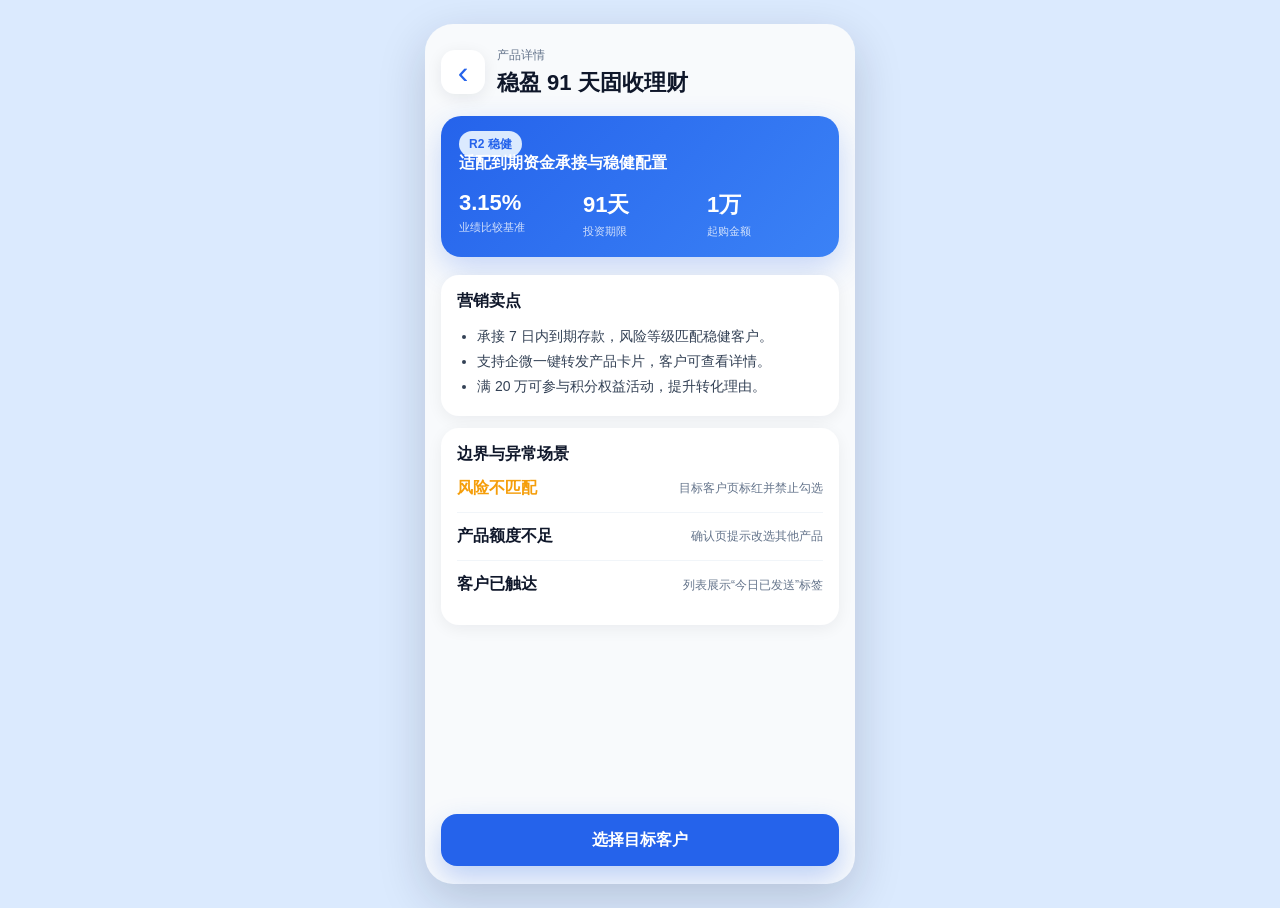
<file: prototype/product-detail.html>
<!DOCTYPE html>
<html lang="zh-CN">
<head>
  <meta charset="UTF-8">
  <meta name="viewport" content="width=device-width, initial-scale=1.0">
  <title>产品详情 - 稳盈91天</title>
  <link rel="stylesheet" href="styles.css">
</head>
<body>
  <main class="phone-shell subpage">
    <header class="sub-header">
      <button class="back-btn" onclick="history.back()" aria-label="返回">‹</button>
      <div><p class="eyebrow">产品详情</p><h1>稳盈 91 天固收理财</h1></div>
    </header>

    <section class="detail-hero">
      <span class="risk low">R2 稳健</span>
      <h2>适配到期资金承接与稳健配置</h2>
      <div class="hero-metrics">
        <div><strong>3.15%</strong><span>业绩比较基准</span></div>
        <div><strong>91天</strong><span>投资期限</span></div>
        <div><strong>1万</strong><span>起购金额</span></div>
      </div>
    </section>

    <section class="section-block">
      <h2>营销卖点</h2>
      <ul class="copy-list">
        <li>承接 7 日内到期存款，风险等级匹配稳健客户。</li>
        <li>支持企微一键转发产品卡片，客户可查看详情。</li>
        <li>满 20 万可参与积分权益活动，提升转化理由。</li>
      </ul>
    </section>

    <section class="section-block">
      <h2>边界与异常场景</h2>
      <div class="state-row warning"><b>风险不匹配</b><span>目标客户页标红并禁止勾选</span></div>
      <div class="state-row"><b>产品额度不足</b><span>确认页提示改选其他产品</span></div>
      <div class="state-row"><b>客户已触达</b><span>列表展示“今日已发送”标签</span></div>
    </section>

    <a class="bottom-primary" href="target-customer.html">选择目标客户</a>
  </main>
</body>
</html>
</file>
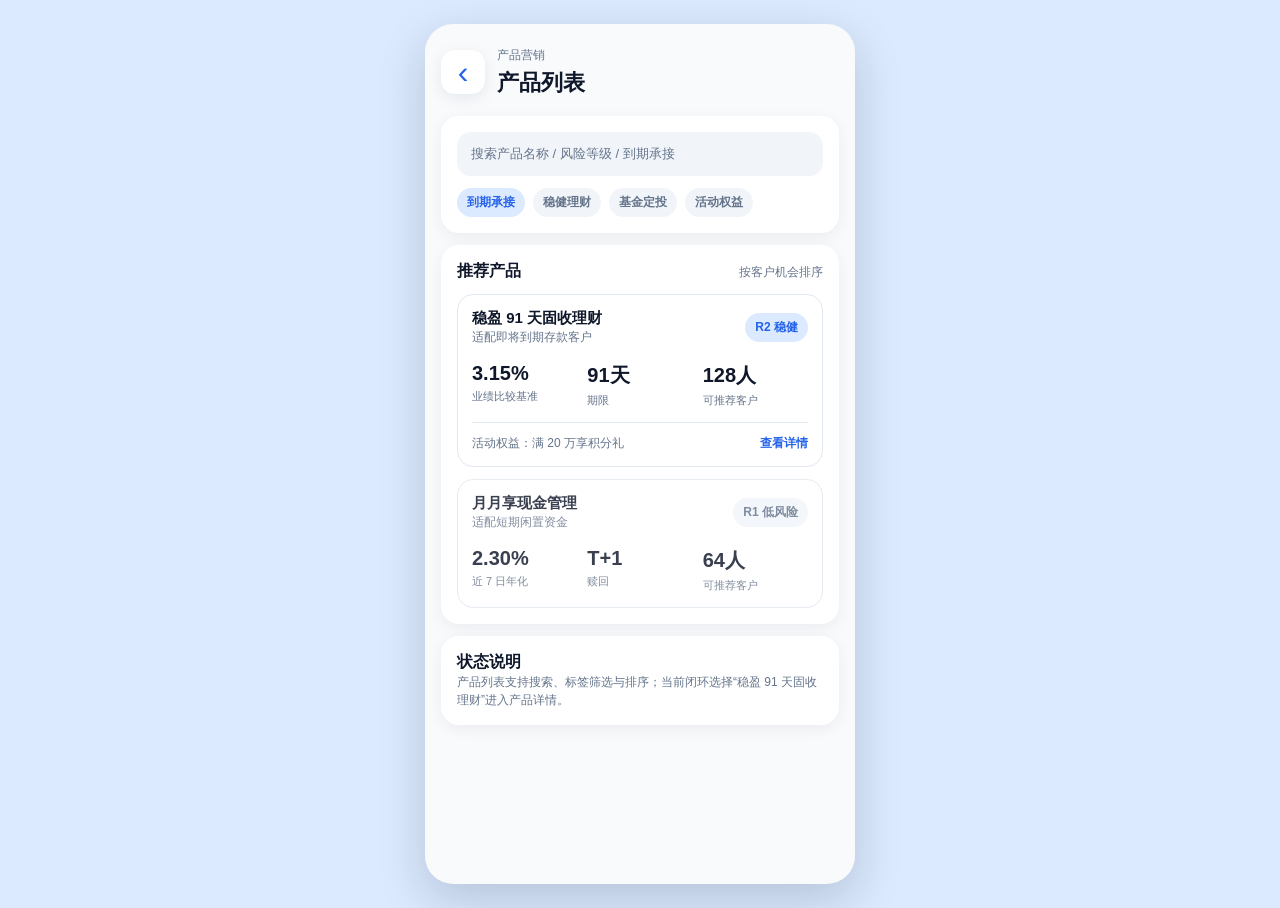
<file: prototype/product-list.html>
<!DOCTYPE html>
<html lang="zh-CN">
<head>
  <meta charset="UTF-8">
  <meta name="viewport" content="width=device-width, initial-scale=1.0">
  <title>产品列表 - 产品营销</title>
  <link rel="stylesheet" href="styles.css">
</head>
<body>
  <main class="phone-shell subpage">
    <header class="sub-header">
      <button class="back-btn" onclick="history.back()" aria-label="返回">‹</button>
      <div><p class="eyebrow">产品营销</p><h1>产品列表</h1></div>
    </header>

    <section class="filter-card">
      <div class="search-box">搜索产品名称 / 风险等级 / 到期承接</div>
      <div class="chips"><span class="active">到期承接</span><span>稳健理财</span><span>基金定投</span><span>活动权益</span></div>
    </section>

    <section class="section-block">
      <div class="section-title"><h2>推荐产品</h2><span>按客户机会排序</span></div>
      <a class="product-card" href="product-detail.html">
        <div class="product-head">
          <div><h3>稳盈 91 天固收理财</h3><p>适配即将到期存款客户</p></div>
          <span class="risk low">R2 稳健</span>
        </div>
        <div class="metrics-row">
          <div><strong>3.15%</strong><span>业绩比较基准</span></div>
          <div><strong>91天</strong><span>期限</span></div>
          <div><strong>128人</strong><span>可推荐客户</span></div>
        </div>
        <div class="action-row"><span>活动权益：满 20 万享积分礼</span><b>查看详情</b></div>
      </a>

      <article class="product-card muted">
        <div class="product-head">
          <div><h3>月月享现金管理</h3><p>适配短期闲置资金</p></div>
          <span class="risk">R1 低风险</span>
        </div>
        <div class="metrics-row">
          <div><strong>2.30%</strong><span>近 7 日年化</span></div>
          <div><strong>T+1</strong><span>赎回</span></div>
          <div><strong>64人</strong><span>可推荐客户</span></div>
        </div>
      </article>
    </section>

    <section class="note-card">
      <h2>状态说明</h2>
      <p>产品列表支持搜索、标签筛选与排序；当前闭环选择“稳盈 91 天固收理财”进入产品详情。</p>
    </section>
  </main>
</body>
</html>
</file>
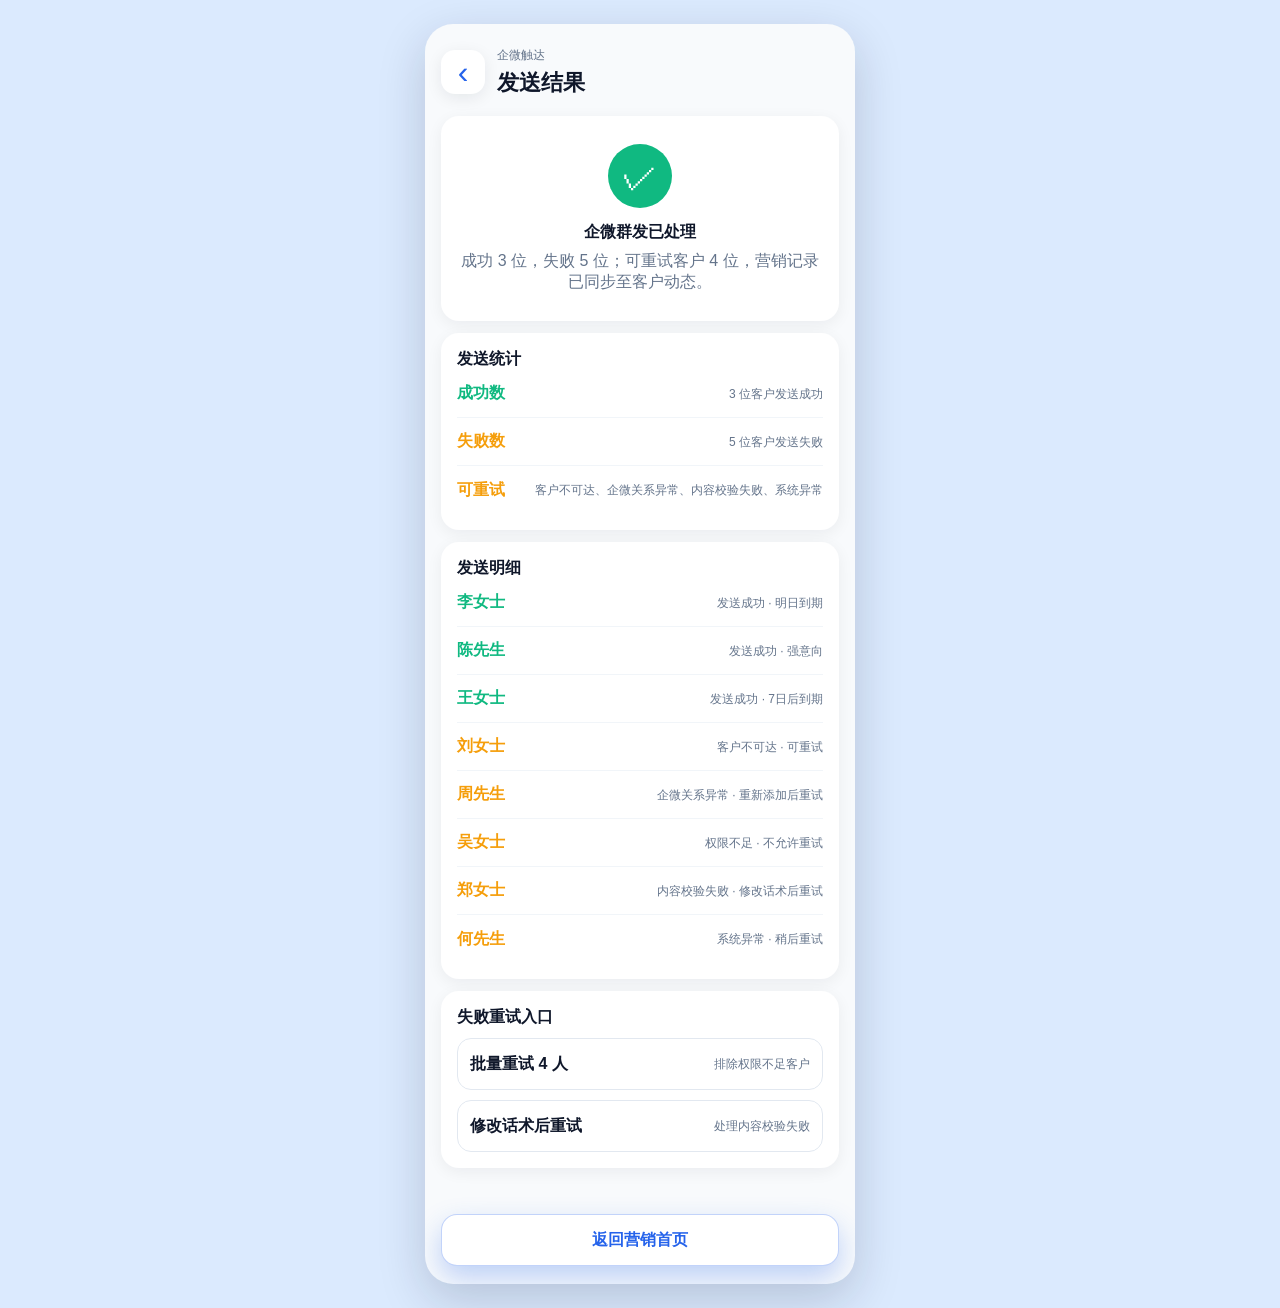
<file: prototype/send-result.html>
<!DOCTYPE html>
<html lang="zh-CN">
<head>
  <meta charset="UTF-8">
  <meta name="viewport" content="width=device-width, initial-scale=1.0">
  <title>发送结果</title>
  <link rel="stylesheet" href="styles.css">
</head>
<body>
  <main class="phone-shell subpage">
    <header class="sub-header">
      <button class="back-btn" onclick="history.back()" aria-label="返回">‹</button>
      <div><p class="eyebrow">企微触达</p><h1>发送结果</h1></div>
    </header>

    <section class="result-card">
      <div class="result-icon">✓</div>
      <h2>企微群发已处理</h2>
      <p>成功 3 位，失败 5 位；可重试客户 4 位，营销记录已同步至客户动态。</p>
    </section>

    <section class="section-block">
      <h2>发送统计</h2>
      <div class="state-row success"><b>成功数</b><span>3 位客户发送成功</span></div>
      <div class="state-row warning"><b>失败数</b><span>5 位客户发送失败</span></div>
      <div class="state-row warning"><b>可重试</b><span>客户不可达、企微关系异常、内容校验失败、系统异常</span></div>
    </section>

    <section class="section-block">
      <h2>发送明细</h2>
      <div class="state-row success"><b>李女士</b><span>发送成功 · 明日到期</span></div>
      <div class="state-row success"><b>陈先生</b><span>发送成功 · 强意向</span></div>
      <div class="state-row success"><b>王女士</b><span>发送成功 · 7日后到期</span></div>
      <div class="state-row warning"><b>刘女士</b><span>客户不可达 · 可重试</span></div>
      <div class="state-row warning"><b>周先生</b><span>企微关系异常 · 重新添加后重试</span></div>
      <div class="state-row warning"><b>吴女士</b><span>权限不足 · 不允许重试</span></div>
      <div class="state-row warning"><b>郑女士</b><span>内容校验失败 · 修改话术后重试</span></div>
      <div class="state-row warning"><b>何先生</b><span>系统异常 · 稍后重试</span></div>
    </section>

    <section class="section-block">
      <h2>失败重试入口</h2>
      <div class="follow-card"><strong>批量重试 4 人</strong><span>排除权限不足客户</span></div>
      <div class="follow-card"><strong>修改话术后重试</strong><span>处理内容校验失败</span></div>
    </section>

    <a class="bottom-secondary" href="marketing.html">返回营销首页</a>
  </main>
</body>
</html>
</file>
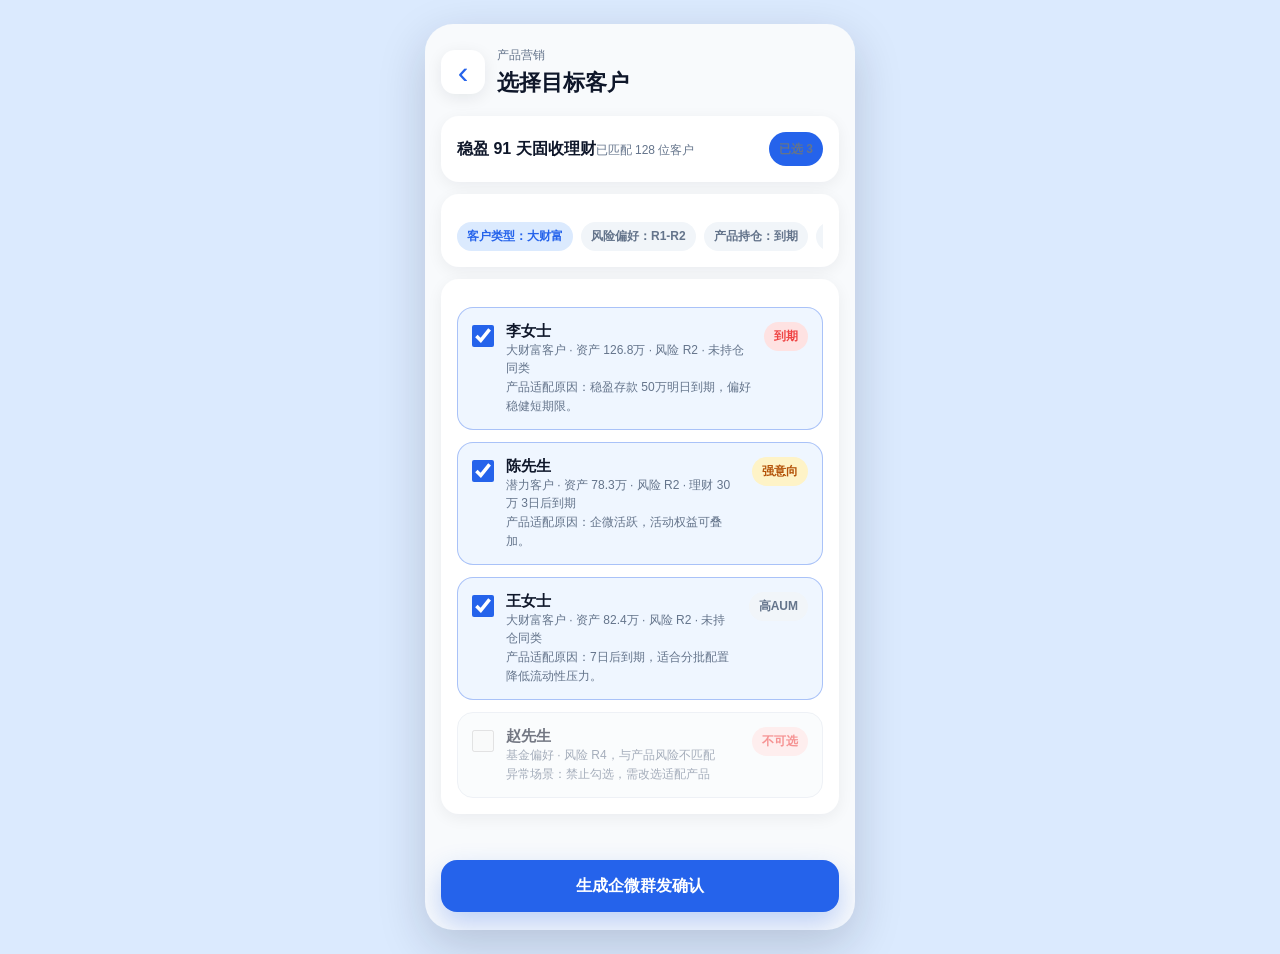
<file: prototype/target-customer.html>
<!DOCTYPE html>
<html lang="zh-CN">
<head>
  <meta charset="UTF-8">
  <meta name="viewport" content="width=device-width, initial-scale=1.0">
  <title>目标客户选择</title>
  <link rel="stylesheet" href="styles.css">
</head>
<body>
  <main class="phone-shell subpage">
    <header class="sub-header">
      <button class="back-btn" onclick="history.back()" aria-label="返回">‹</button>
      <div><p class="eyebrow">产品营销</p><h1>选择目标客户</h1></div>
    </header>

    <section class="summary-card">
      <div><strong>稳盈 91 天固收理财</strong><span>已匹配 128 位客户</span></div>
      <span class="selected-count">已选 3</span>
    </section>

    <section class="filter-card">
      <div class="chips"><span class="active">客户类型：大财富</span><span>风险偏好：R1-R2</span><span>产品持仓：到期</span><span>资产规模：50-300万</span><span>适配原因：到期承接</span><span>未持仓同类产品</span><span>按紧迫性排序</span></div>
    </section>

    <section class="section-block customer-list">
      <label class="customer-card selected">
        <input type="checkbox" checked>
        <div class="customer-main"><h3>李女士</h3><p>大财富客户 · 资产 126.8万 · 风险 R2 · 未持仓同类</p><small>产品适配原因：稳盈存款 50万明日到期，偏好稳健短期限。</small></div>
        <span class="tag urgent">到期</span>
      </label>
      <label class="customer-card selected">
        <input type="checkbox" checked>
        <div class="customer-main"><h3>陈先生</h3><p>潜力客户 · 资产 78.3万 · 风险 R2 · 理财 30万 3日后到期</p><small>产品适配原因：企微活跃，活动权益可叠加。</small></div>
        <span class="tag intent">强意向</span>
      </label>
      <label class="customer-card selected">
        <input type="checkbox" checked>
        <div class="customer-main"><h3>王女士</h3><p>大财富客户 · 资产 82.4万 · 风险 R2 · 未持仓同类</p><small>产品适配原因：7日后到期，适合分批配置降低流动性压力。</small></div>
        <span class="tag">高AUM</span>
      </label>
      <label class="customer-card disabled">
        <input type="checkbox" disabled>
        <div class="customer-main"><h3>赵先生</h3><p>基金偏好 · 风险 R4，与产品风险不匹配</p><small>异常场景：禁止勾选，需改选适配产品</small></div>
        <span class="tag danger">不可选</span>
      </label>
    </section>

    <a class="bottom-primary" href="wechat-confirm.html">生成企微群发确认</a>
  </main>
</body>
</html>
</file>
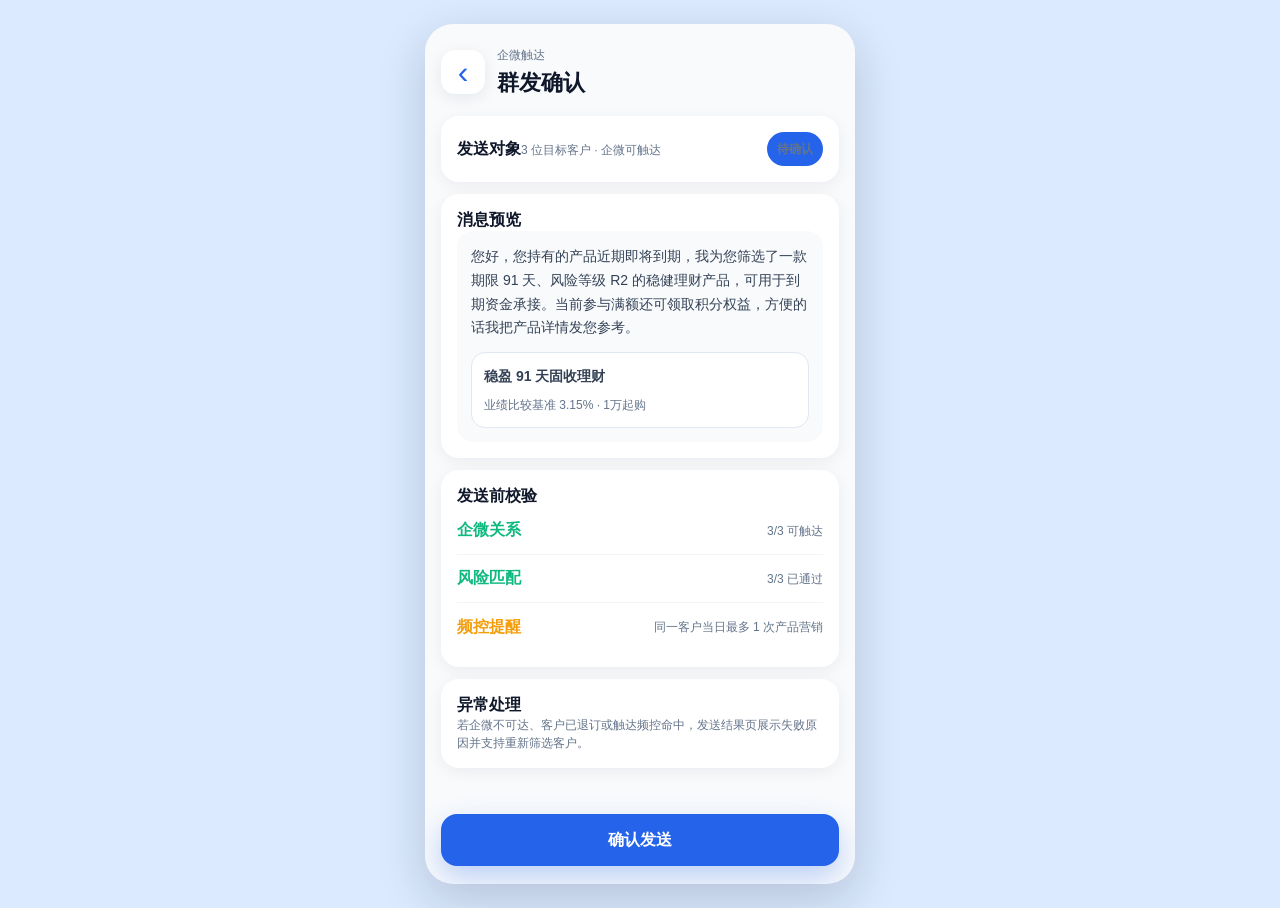
<file: prototype/wechat-confirm.html>
<!DOCTYPE html>
<html lang="zh-CN">
<head>
  <meta charset="UTF-8">
  <meta name="viewport" content="width=device-width, initial-scale=1.0">
  <title>企微群发确认</title>
  <link rel="stylesheet" href="styles.css">
</head>
<body>
  <main class="phone-shell subpage">
    <header class="sub-header">
      <button class="back-btn" onclick="history.back()" aria-label="返回">‹</button>
      <div><p class="eyebrow">企微触达</p><h1>群发确认</h1></div>
    </header>

    <section class="summary-card">
      <div><strong>发送对象</strong><span>3 位目标客户 · 企微可触达</span></div>
      <span class="selected-count">待确认</span>
    </section>

    <section class="section-block">
      <h2>消息预览</h2>
      <div class="message-preview">
        <p>您好，您持有的产品近期即将到期，我为您筛选了一款期限 91 天、风险等级 R2 的稳健理财产品，可用于到期资金承接。当前参与满额还可领取积分权益，方便的话我把产品详情发您参考。</p>
        <div class="mini-product">
          <b>稳盈 91 天固收理财</b>
          <span>业绩比较基准 3.15% · 1万起购</span>
        </div>
      </div>
    </section>

    <section class="section-block">
      <h2>发送前校验</h2>
      <div class="state-row success"><b>企微关系</b><span>3/3 可触达</span></div>
      <div class="state-row success"><b>风险匹配</b><span>3/3 已通过</span></div>
      <div class="state-row warning"><b>频控提醒</b><span>同一客户当日最多 1 次产品营销</span></div>
    </section>

    <section class="note-card">
      <h2>异常处理</h2>
      <p>若企微不可达、客户已退订或触达频控命中，发送结果页展示失败原因并支持重新筛选客户。</p>
    </section>

    <a class="bottom-primary" href="send-result.html">确认发送</a>
  </main>
</body>
</html>
</file>
<file: prototype/styles.css>
:root {
  --primary: #2563eb;
  --primary-dark: #1d4ed8;
  --secondary: #3b82f6;
  --success: #10b981;
  --warning: #f59e0b;
  --error: #ef4444;
  --bg: #f8fafc;
  --surface: #ffffff;
  --text: #0f172a;
  --muted: #64748b;
  --border: #e2e8f0;
}
* { box-sizing: border-box; }
body { margin: 0; min-height: 100vh; background: #dbeafe; font-family: "IBM Plex Sans", "PingFang SC", -apple-system, BlinkMacSystemFont, sans-serif; color: var(--text); }
a { color: inherit; text-decoration: none; }
.phone-shell { width: min(100vw, 430px); min-height: 100vh; margin: 0 auto; background: var(--bg); padding: 16px 16px 96px; position: relative; box-shadow: 0 16px 48px rgba(15, 23, 42, .18); }
.subpage { padding-bottom: 104px; }
.with-tabbar { padding-bottom: 112px; }
.top-appbar, .sub-header { display: flex; align-items: center; gap: 12px; min-height: 64px; }
.top-appbar { justify-content: space-between; }
h1, h2, h3, p { margin: 0; }
h1 { font-size: 22px; font-weight: 700; }
h2 { font-size: 16px; font-weight: 700; }
h3 { font-size: 15px; font-weight: 700; }
.eyebrow { color: var(--muted); font-size: 12px; margin-bottom: 4px; }
.avatar { width: 44px; height: 44px; border-radius: 50%; background: linear-gradient(135deg, var(--primary), var(--secondary)); color: #fff; display: grid; place-items: center; font-weight: 700; }
.back-btn { width: 44px; height: 44px; border: 0; border-radius: 14px; background: #fff; color: var(--primary); font-size: 32px; line-height: 1; box-shadow: 0 4px 16px rgba(15, 23, 42, .08); }
.hero-card, .detail-hero { background: linear-gradient(135deg, var(--primary), var(--secondary)); color: #fff; border-radius: 20px; padding: 18px; box-shadow: 0 12px 32px rgba(37, 99, 235, .24); margin: 12px 0 18px; }
.hero-grid, .hero-metrics, .metrics-row { display: grid; grid-template-columns: repeat(3, 1fr); gap: 10px; margin-top: 16px; }
.hero-grid strong, .hero-metrics strong, .metrics-row strong { display: block; font-size: 22px; font-weight: 800; }
.hero-grid span, .hero-metrics span, .metrics-row span { display: block; color: rgba(255,255,255,.78); font-size: 11px; margin-top: 4px; }
.section-block, .note-card, .filter-card, .summary-card, .result-card { background: var(--surface); border-radius: 18px; padding: 16px; margin: 12px 0; box-shadow: 0 4px 16px rgba(15, 23, 42, .06); }
.section-title, .product-head, .summary-card, .action-row, .state-row, .follow-card { display: flex; align-items: center; justify-content: space-between; gap: 12px; }
.section-title span, .note-card p, .entry-content p, .entry-content small, .product-head p, .customer-main p, .customer-main small, .summary-card span, .state-row span, .follow-card span { color: var(--muted); font-size: 12px; line-height: 1.5; }
.entry-card, .product-card, .customer-card { display: flex; gap: 12px; border: 1px solid var(--border); border-radius: 16px; padding: 14px; margin-top: 12px; background: #fff; min-height: 72px; }
.primary-entry { border-color: rgba(37, 99, 235, .28); background: linear-gradient(180deg, #fff, #eff6ff); }
.muted-entry { opacity: .88; }
.entry-icon { width: 44px; height: 44px; flex: 0 0 44px; border-radius: 14px; background: var(--primary); color: #fff; display: grid; place-items: center; font-weight: 800; }
.entry-icon.amber { background: var(--warning); }
.entry-icon.green { background: var(--success); }
.entry-content { flex: 1; }
.pill-btn, .selected-count { align-self: center; white-space: nowrap; border-radius: 999px; background: var(--primary); color: #fff; padding: 8px 10px; font-size: 12px; font-weight: 700; }
.tabbar { position: fixed; left: 50%; bottom: 0; transform: translateX(-50%); width: min(100vw, 430px); height: 76px; background: rgba(255,255,255,.94); backdrop-filter: blur(18px); border-top: 1px solid var(--border); display: grid; grid-template-columns: repeat(4, 1fr); place-items: center; color: var(--muted); font-size: 12px; }
.tabbar span::before { content: ""; display: block; width: 22px; height: 22px; border-radius: 8px; background: #cbd5e1; margin: 0 auto 4px; }
.tabbar .active { color: var(--primary); font-weight: 700; }
.tabbar .active::before { background: var(--primary); }
.search-box { min-height: 44px; border-radius: 14px; background: #f1f5f9; color: var(--muted); display: flex; align-items: center; padding: 0 14px; font-size: 13px; }
.chips { display: flex; gap: 8px; overflow-x: auto; margin-top: 12px; }
.chips span, .risk, .tag { white-space: nowrap; border-radius: 999px; padding: 6px 10px; background: #f1f5f9; color: var(--muted); font-size: 12px; font-weight: 700; }
.chips .active, .risk.low { background: #dbeafe; color: var(--primary); }
.product-card { display: block; }
.product-card.muted { opacity: .82; }
.product-card .metrics-row span { color: var(--muted); }
.product-card .metrics-row strong { color: var(--text); font-size: 20px; }
.action-row { border-top: 1px solid var(--border); margin-top: 14px; padding-top: 12px; font-size: 12px; color: var(--muted); }
.action-row b { color: var(--primary); }
.copy-list { margin: 12px 0 0; padding-left: 20px; color: #334155; font-size: 14px; line-height: 1.8; }
.state-row { min-height: 48px; border-bottom: 1px solid #f1f5f9; }
.state-row:last-child { border-bottom: 0; }
.state-row.success b { color: var(--success); }
.state-row.warning b { color: var(--warning); }
.customer-card { align-items: flex-start; }
.customer-card input { width: 22px; height: 22px; margin: 3px 0 0; accent-color: var(--primary); }
.customer-card.selected { border-color: rgba(37, 99, 235, .35); background: #eff6ff; }
.customer-card.disabled { opacity: .58; background: #f8fafc; }
.customer-main { flex: 1; }
.tag.urgent, .tag.danger { background: #fee2e2; color: var(--error); }
.tag.intent { background: #fef3c7; color: #b45309; }
.message-preview { border-radius: 16px; background: #f8fafc; padding: 14px; color: #334155; font-size: 14px; line-height: 1.7; }
.mini-product { margin-top: 12px; border-radius: 14px; background: #fff; border: 1px solid var(--border); padding: 12px; display: grid; gap: 6px; }
.mini-product span { color: var(--muted); font-size: 12px; }
.result-card { text-align: center; padding: 28px 16px; }
.result-icon { width: 64px; height: 64px; border-radius: 50%; background: var(--success); color: #fff; display: grid; place-items: center; font-size: 36px; margin: 0 auto 14px; }
.result-card p { color: var(--muted); margin-top: 8px; }
.follow-card { min-height: 52px; border: 1px solid var(--border); border-radius: 14px; padding: 12px; margin-top: 10px; }
.bottom-primary, .bottom-secondary { position: fixed; left: 50%; bottom: 18px; transform: translateX(-50%); width: min(calc(100vw - 32px), 398px); min-height: 52px; border-radius: 16px; display: grid; place-items: center; font-weight: 800; box-shadow: 0 12px 28px rgba(37, 99, 235, .28); }
.bottom-primary { background: var(--primary); color: #fff; }
.bottom-secondary { background: #fff; color: var(--primary); border: 1px solid rgba(37, 99, 235, .28); }
@media (min-width: 700px) { body { padding: 24px 0; } .phone-shell { min-height: 860px; border-radius: 28px; overflow: hidden; } .tabbar, .bottom-primary, .bottom-secondary { position: absolute; } }
</file>
